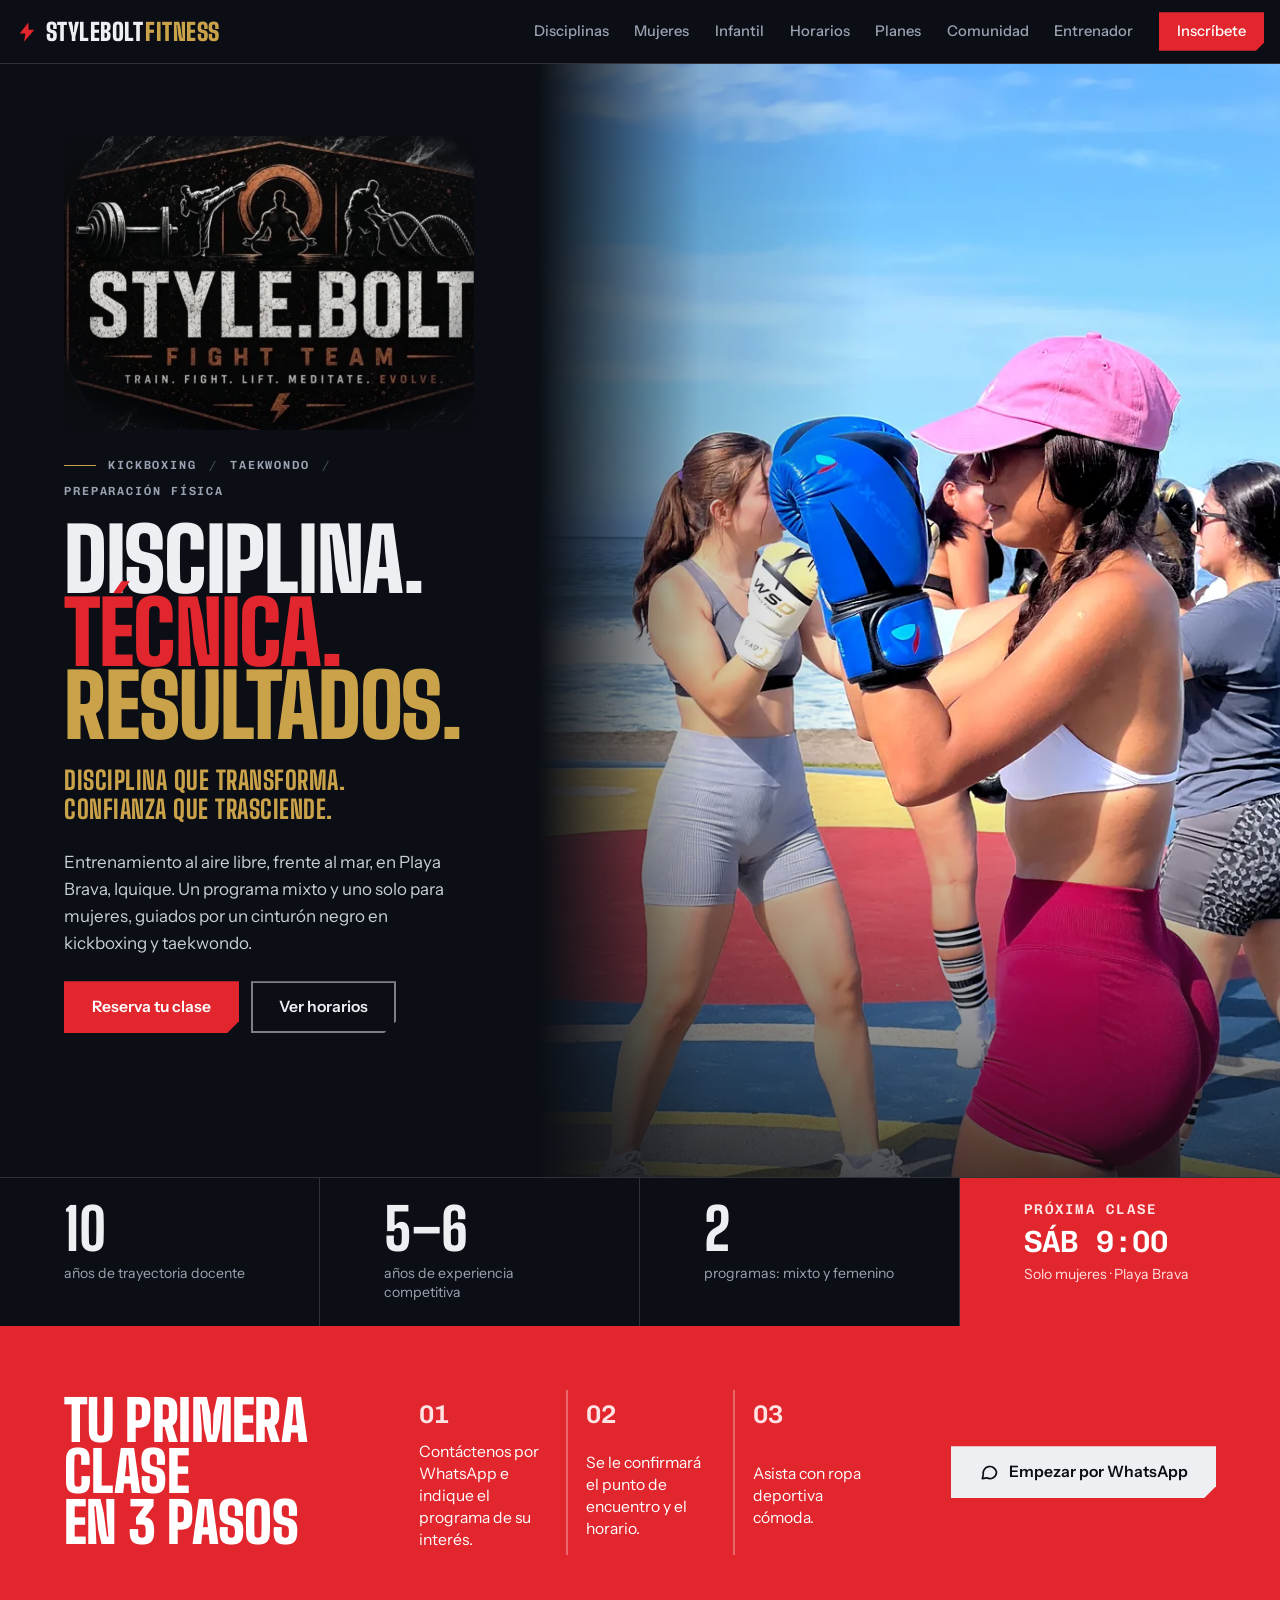
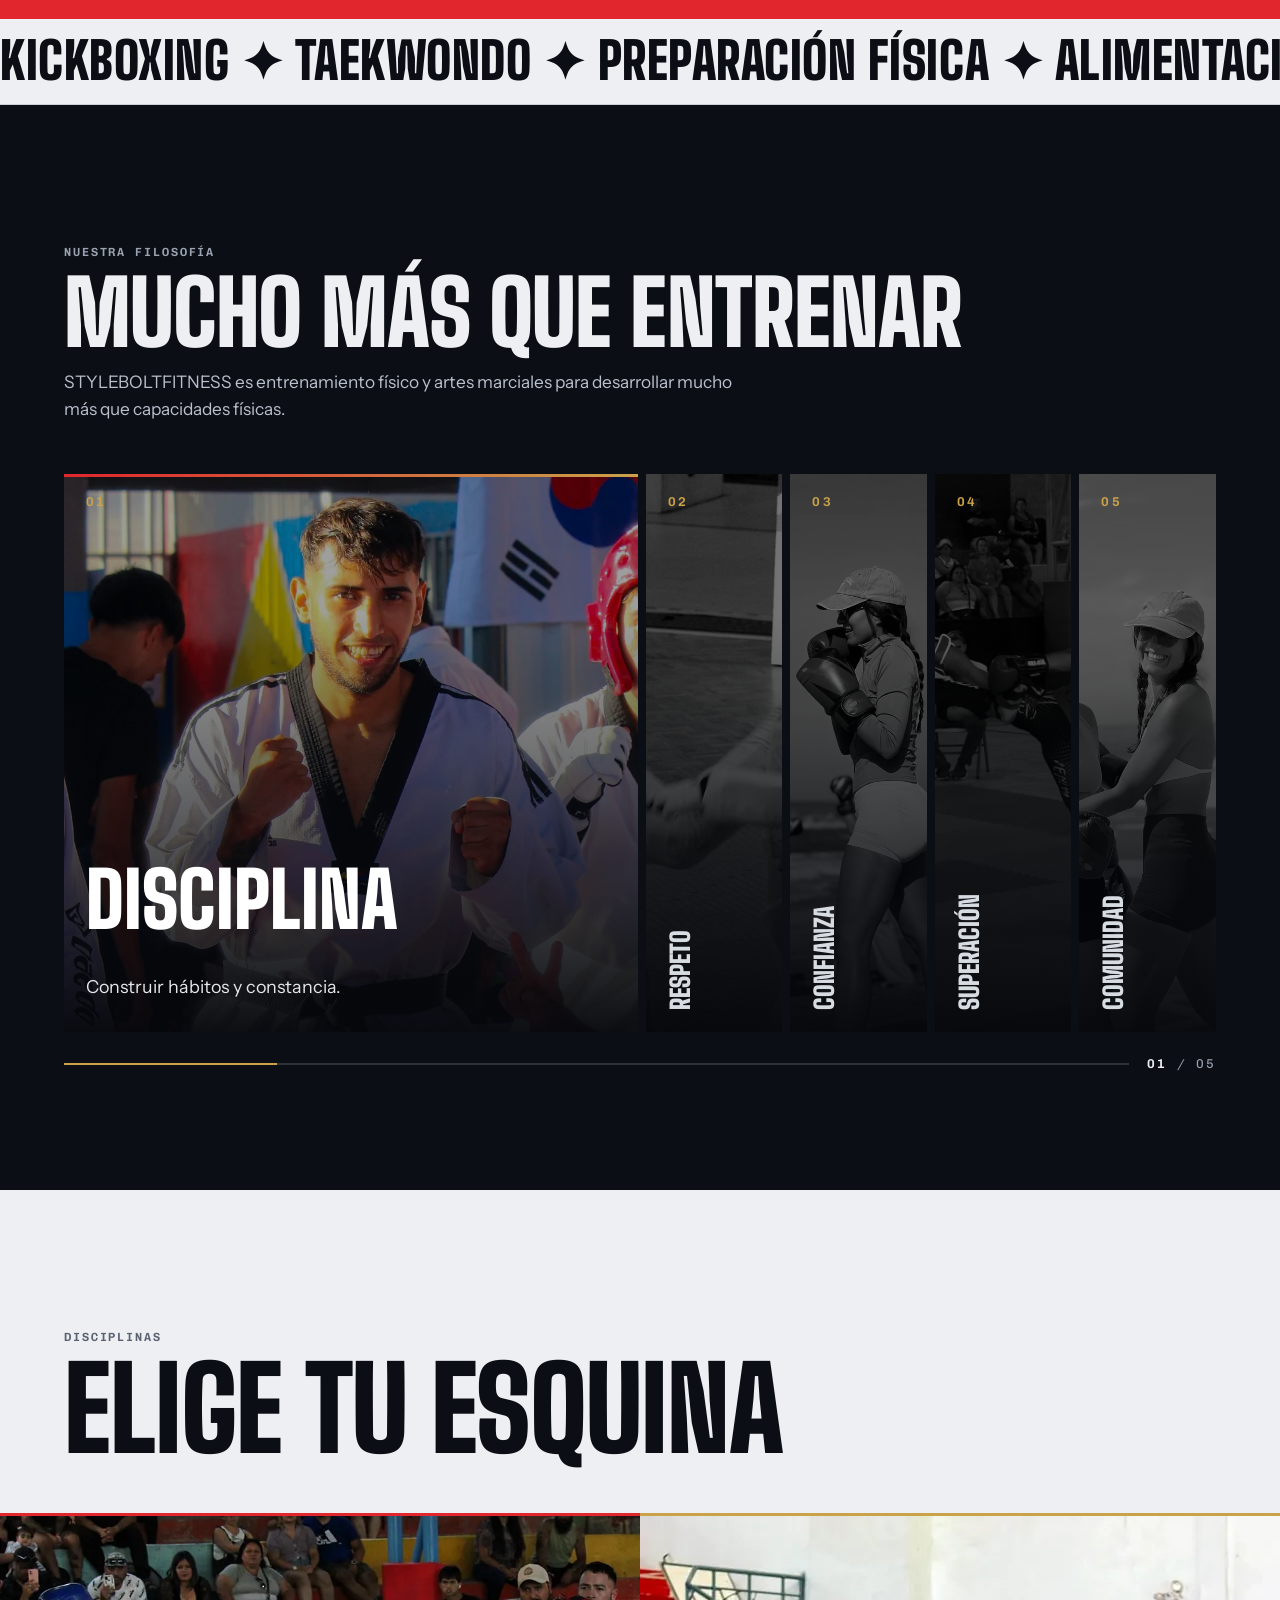
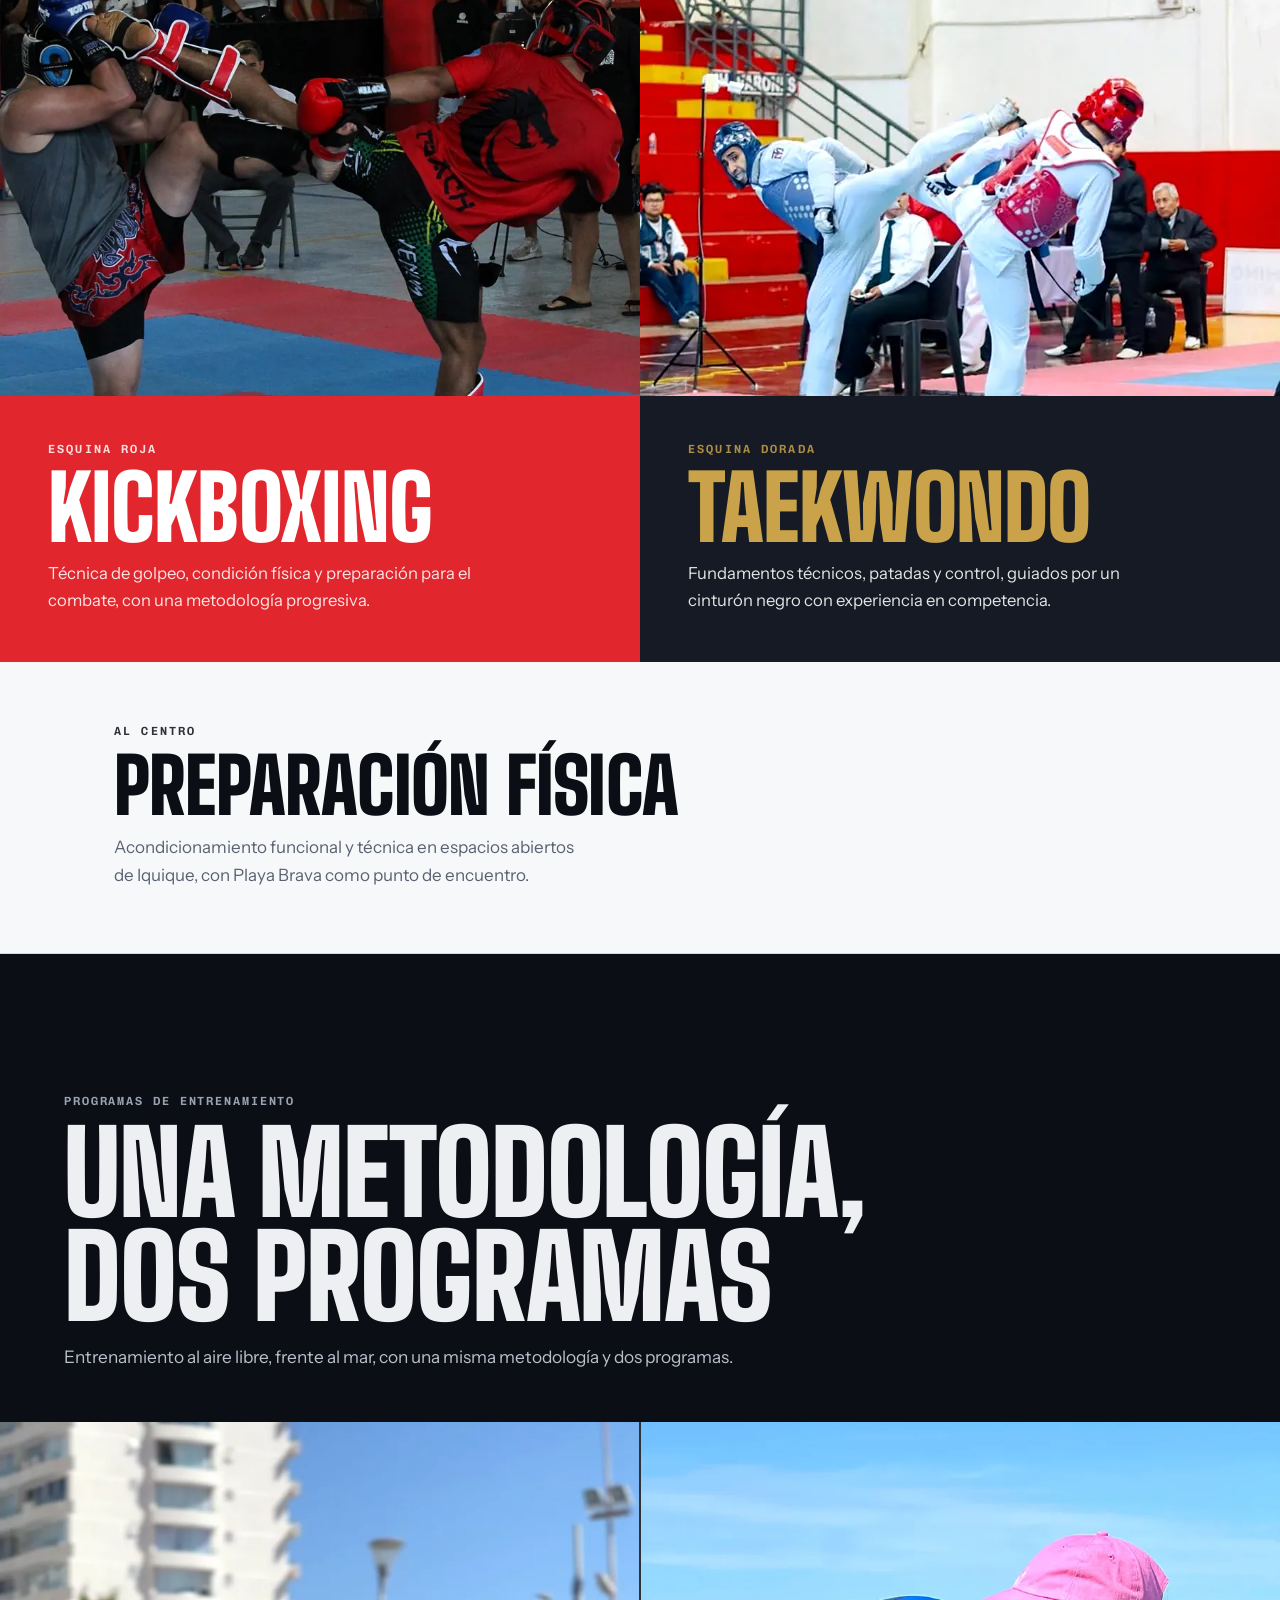
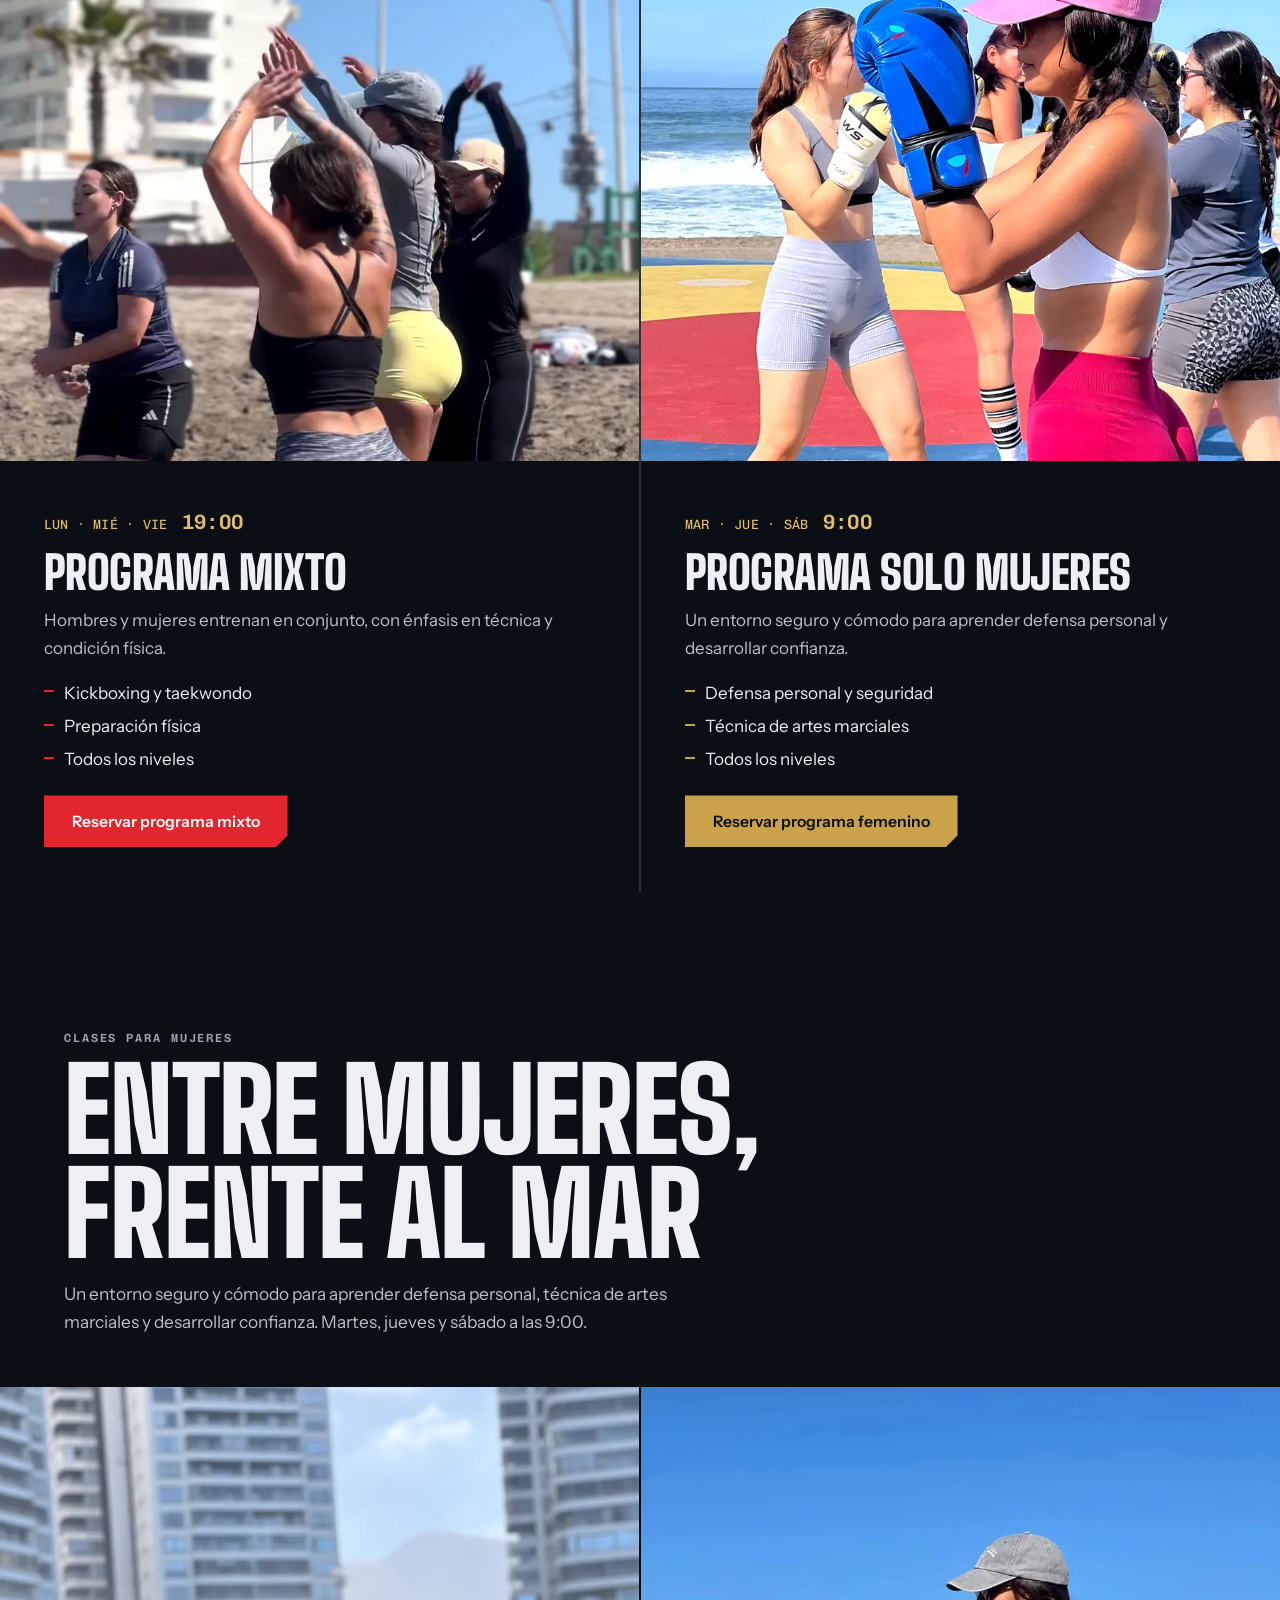
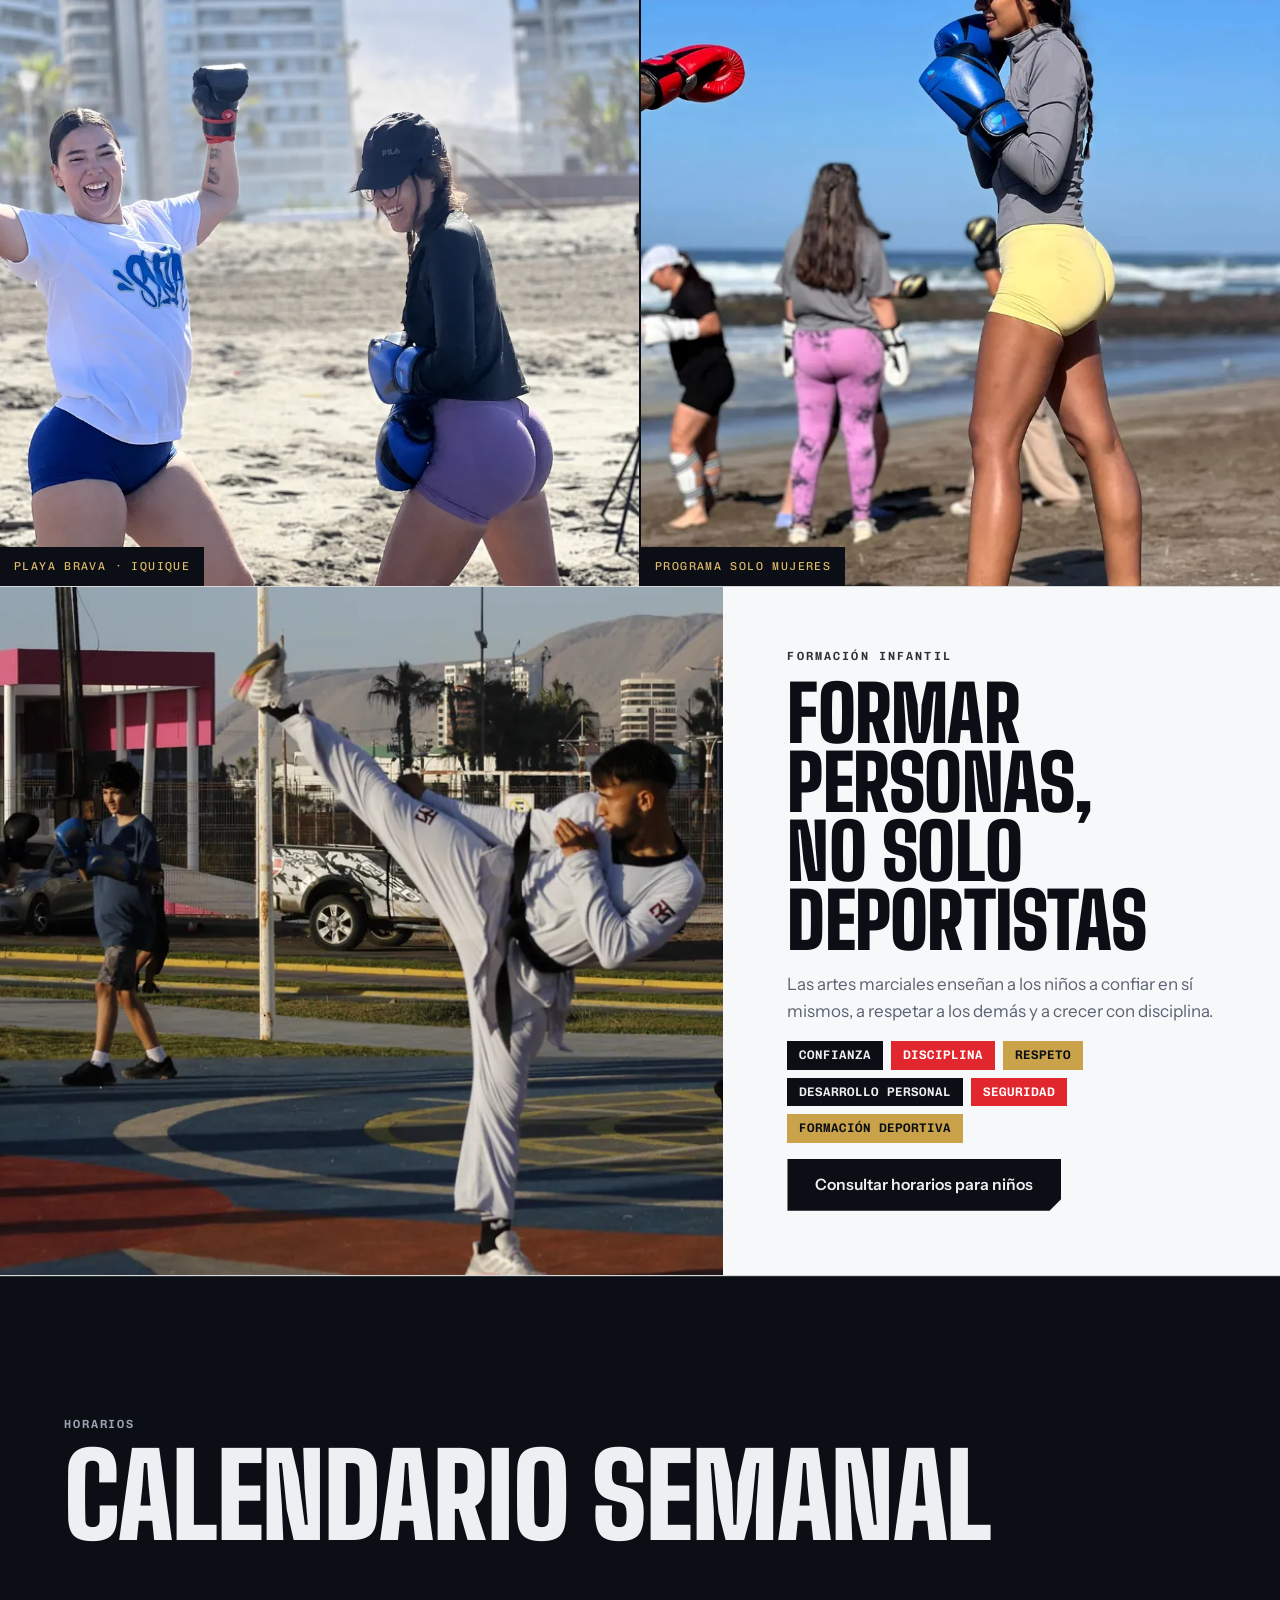
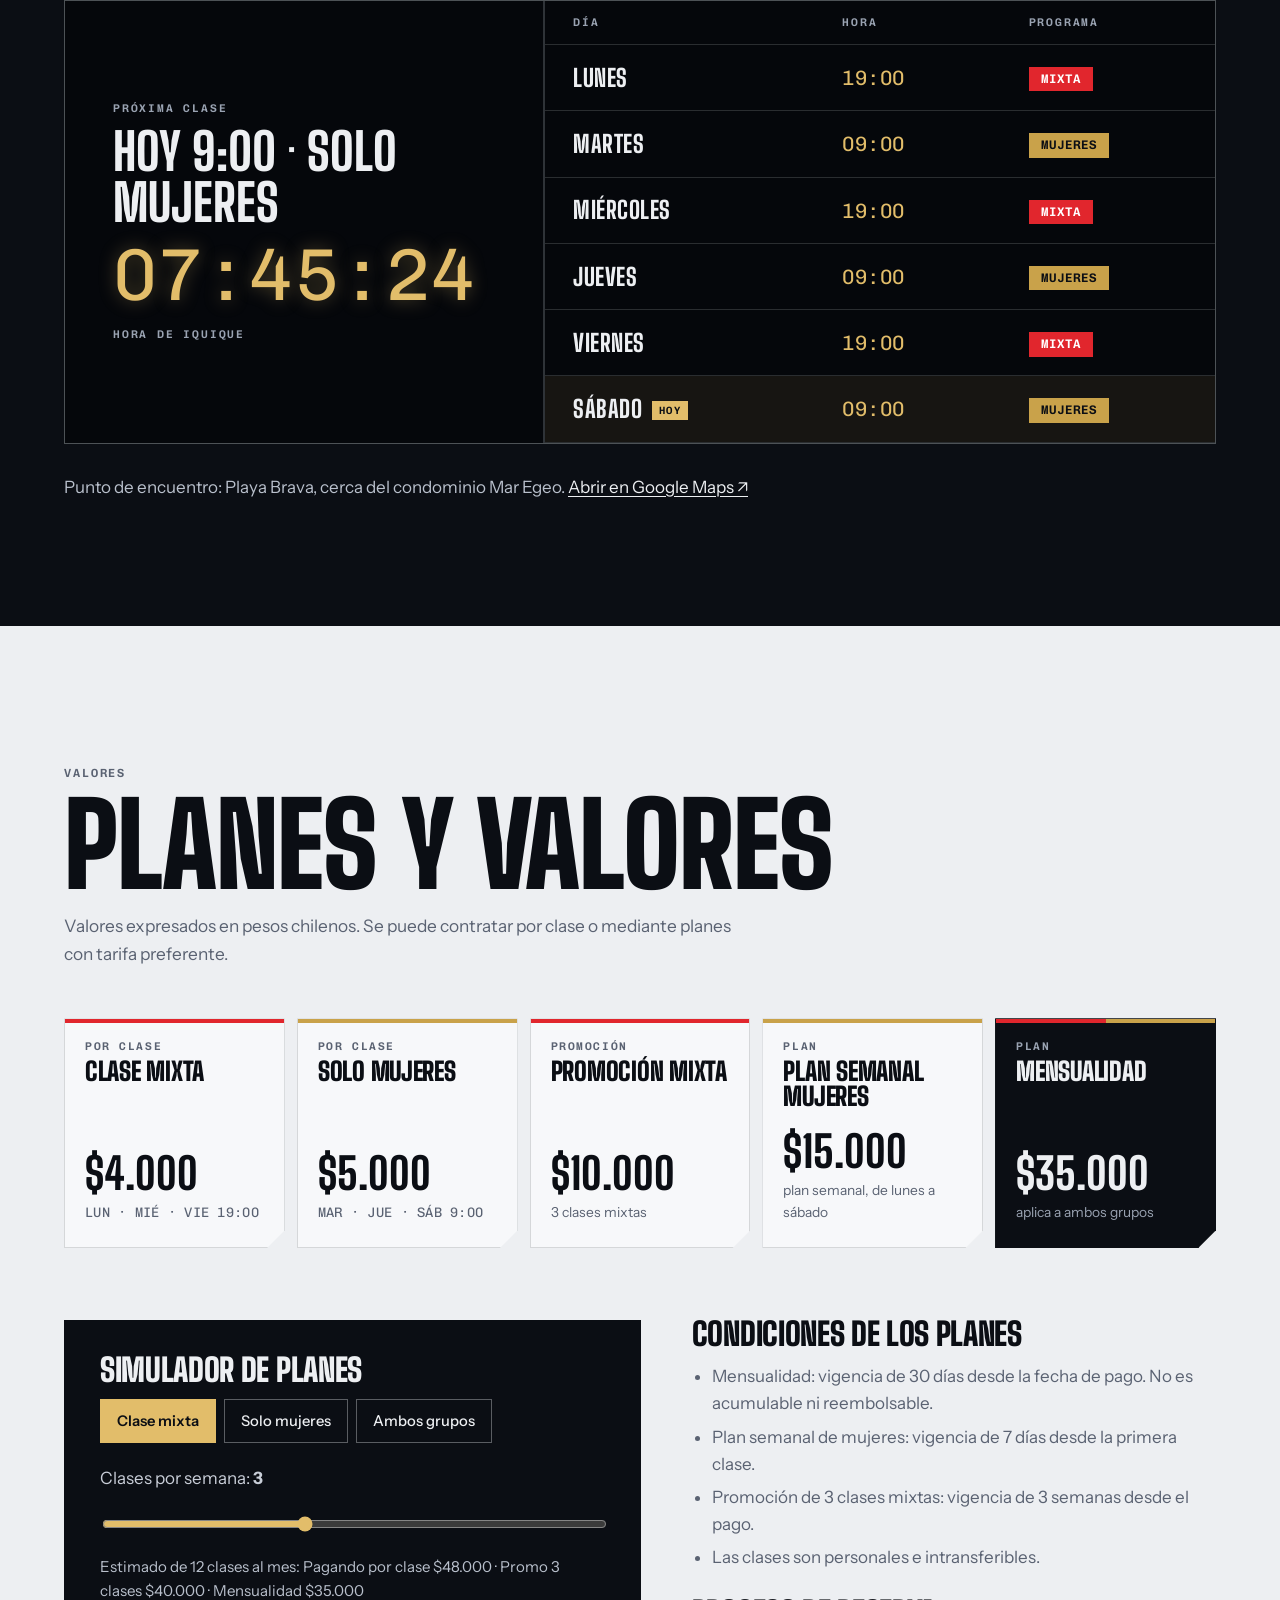
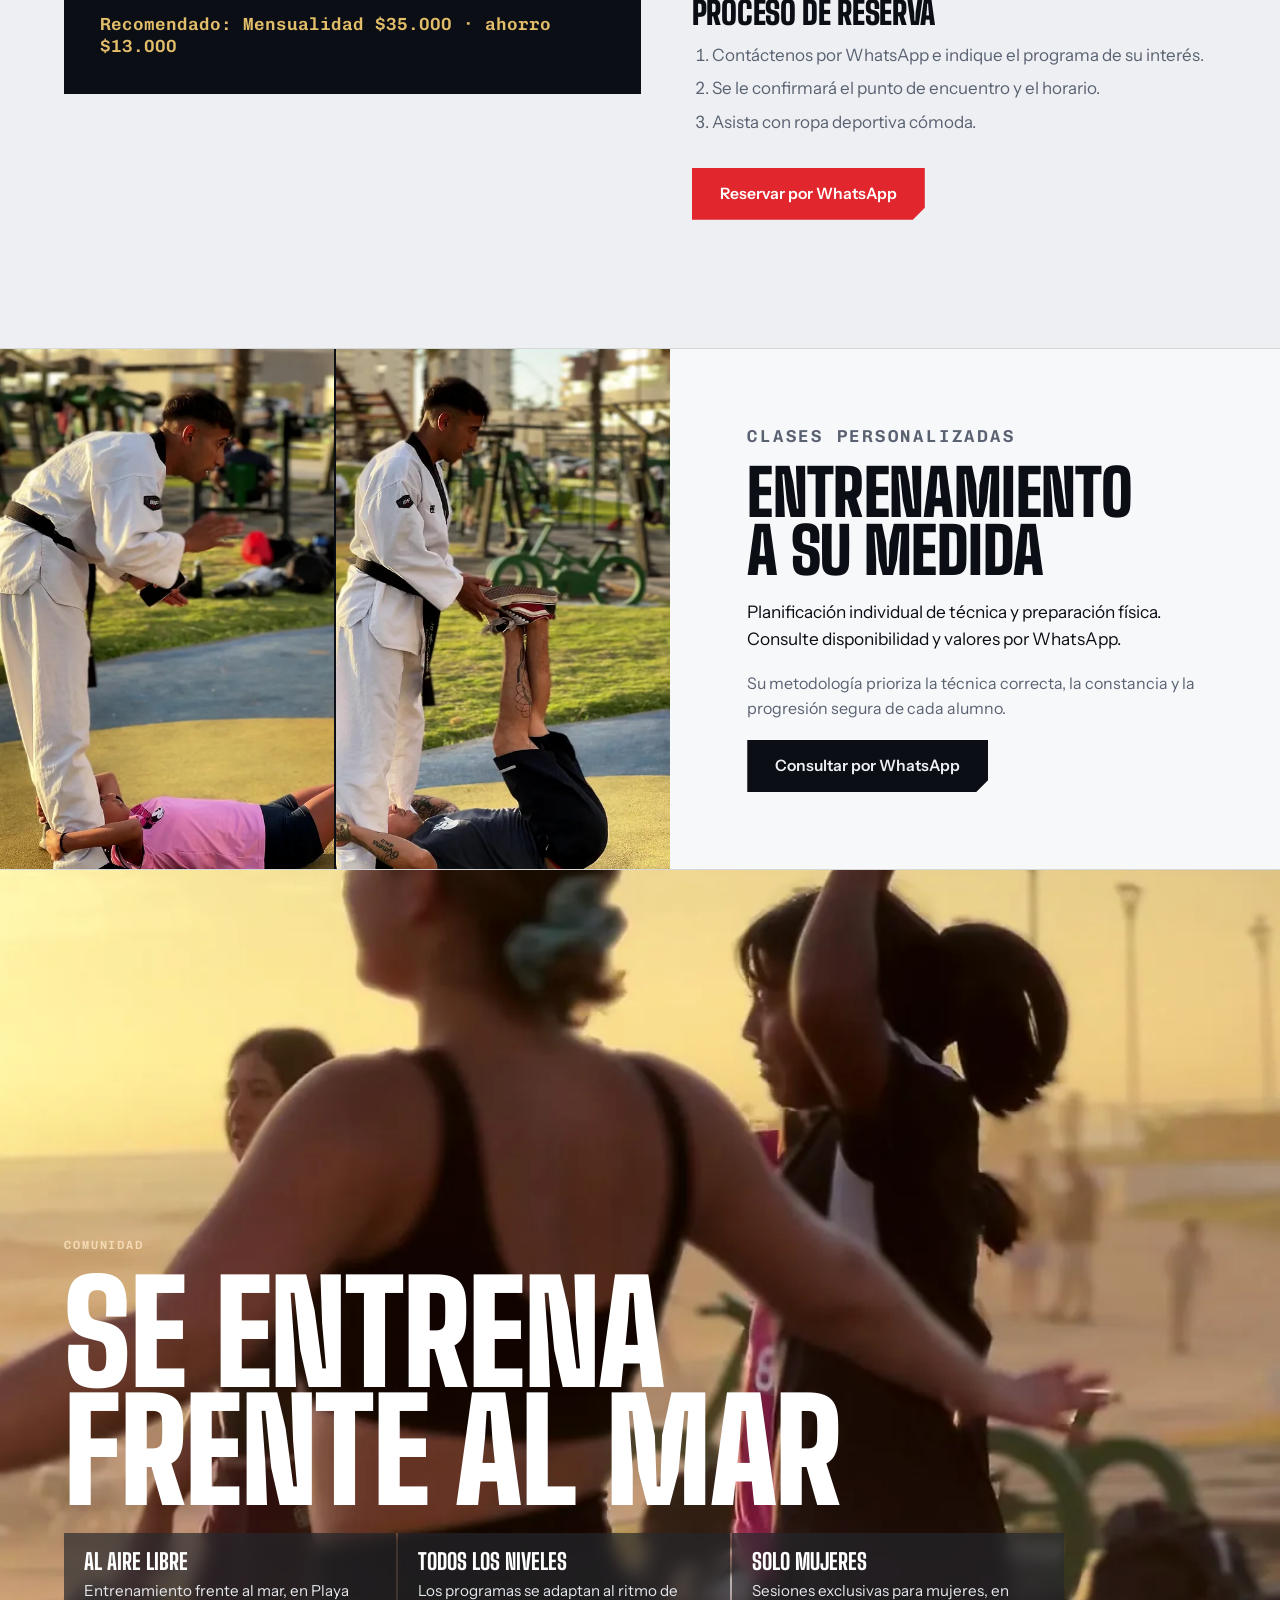
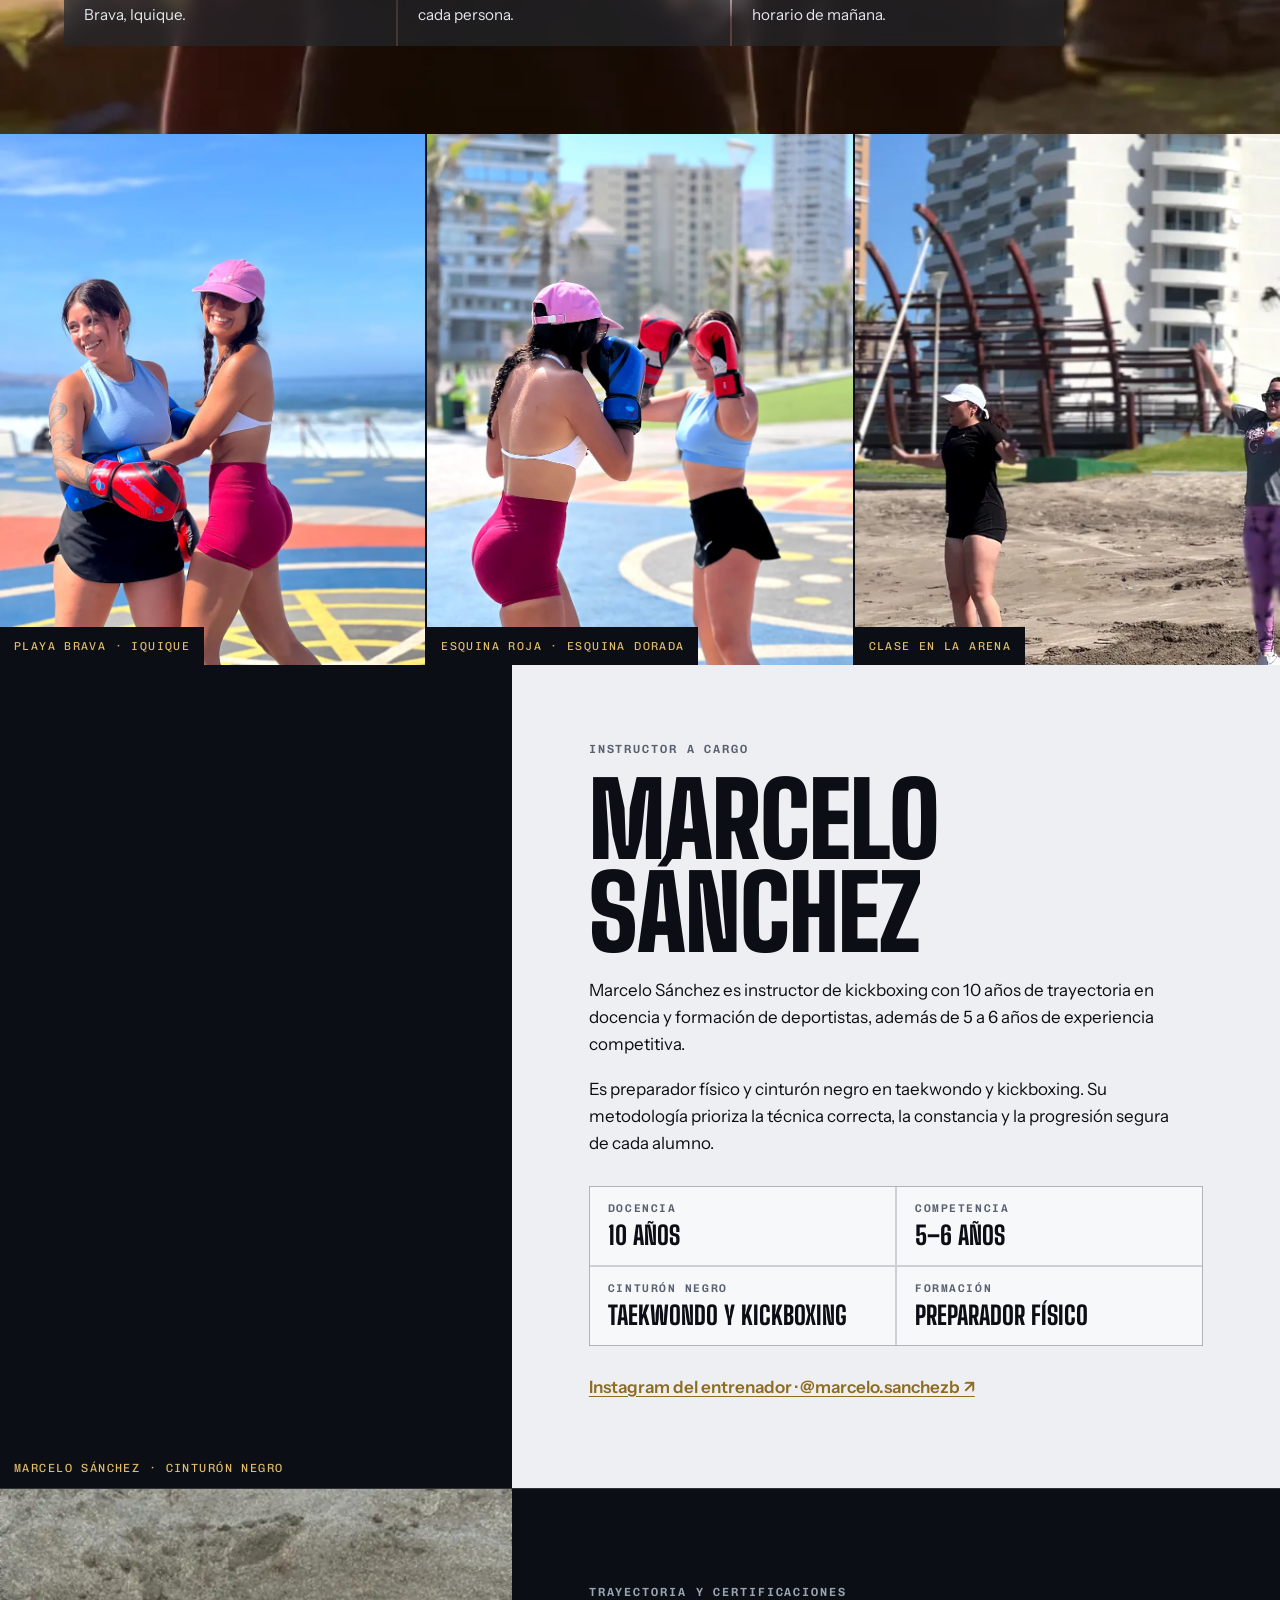
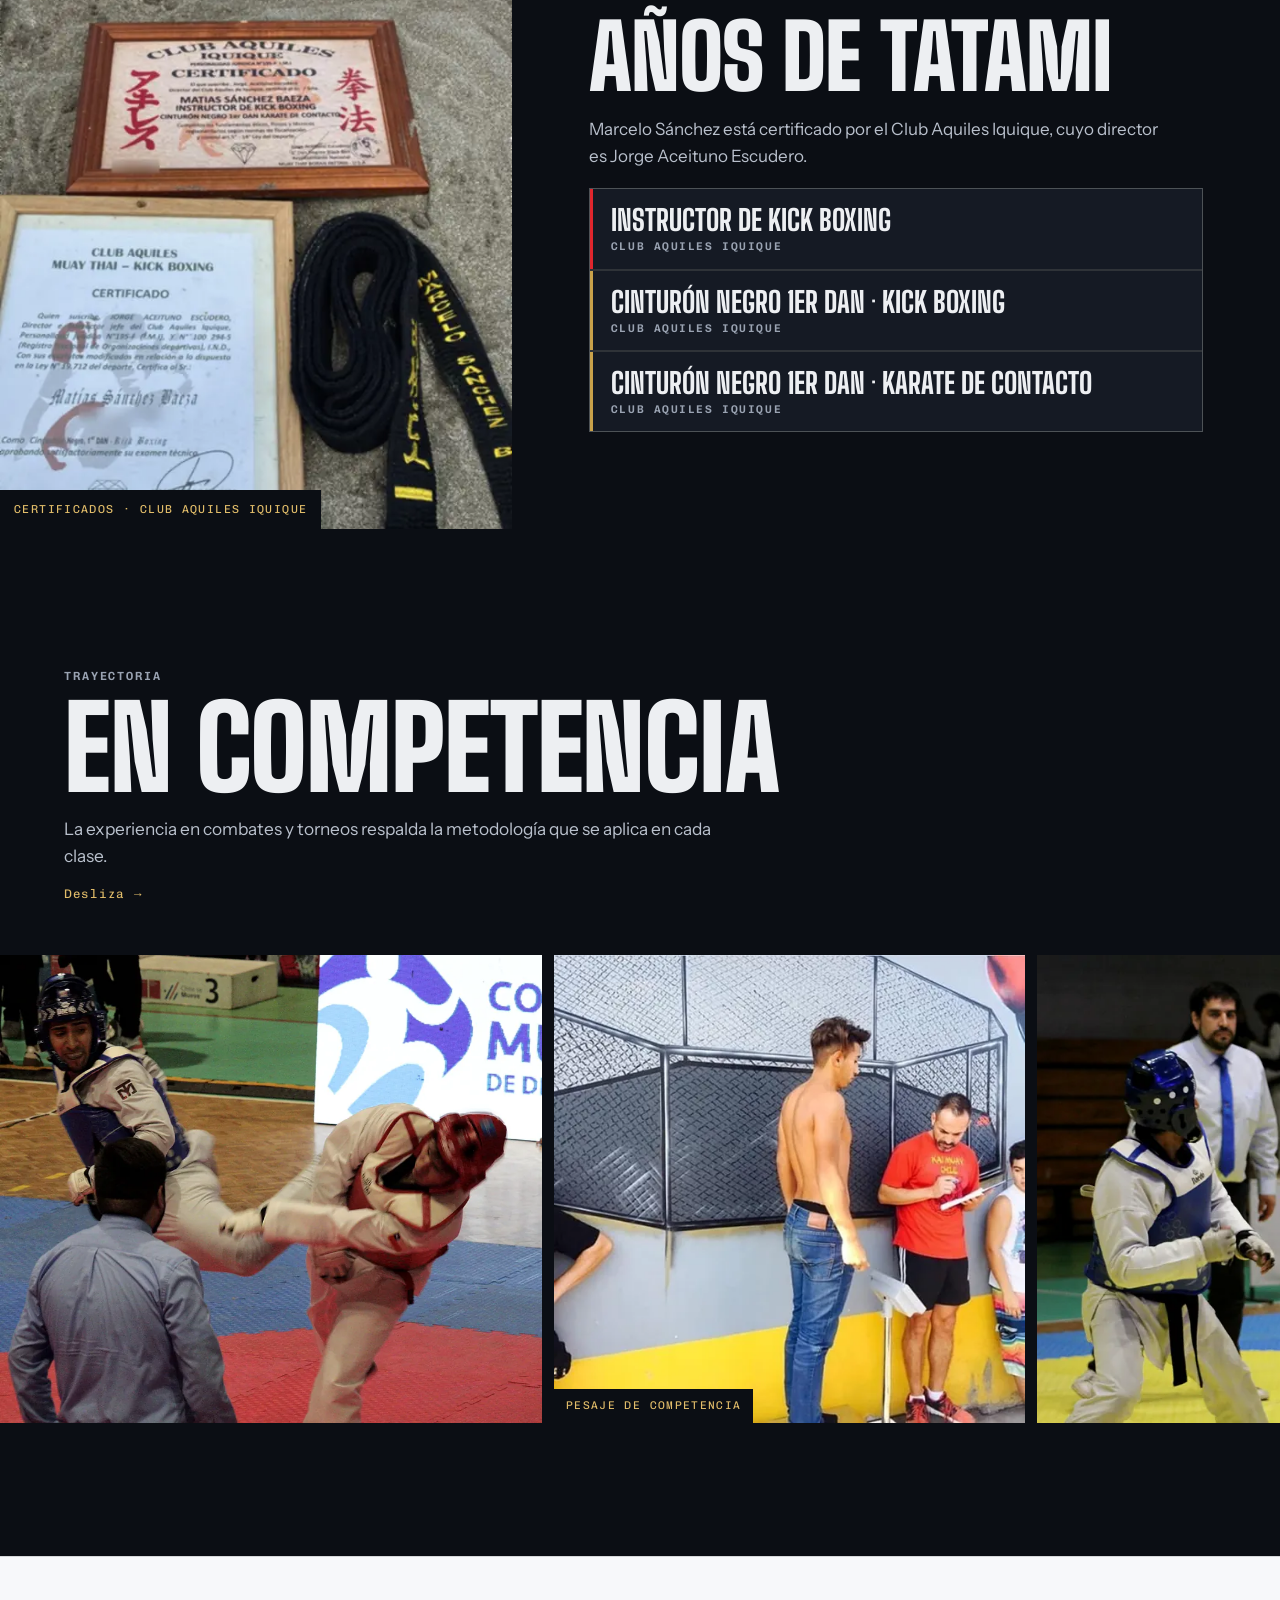
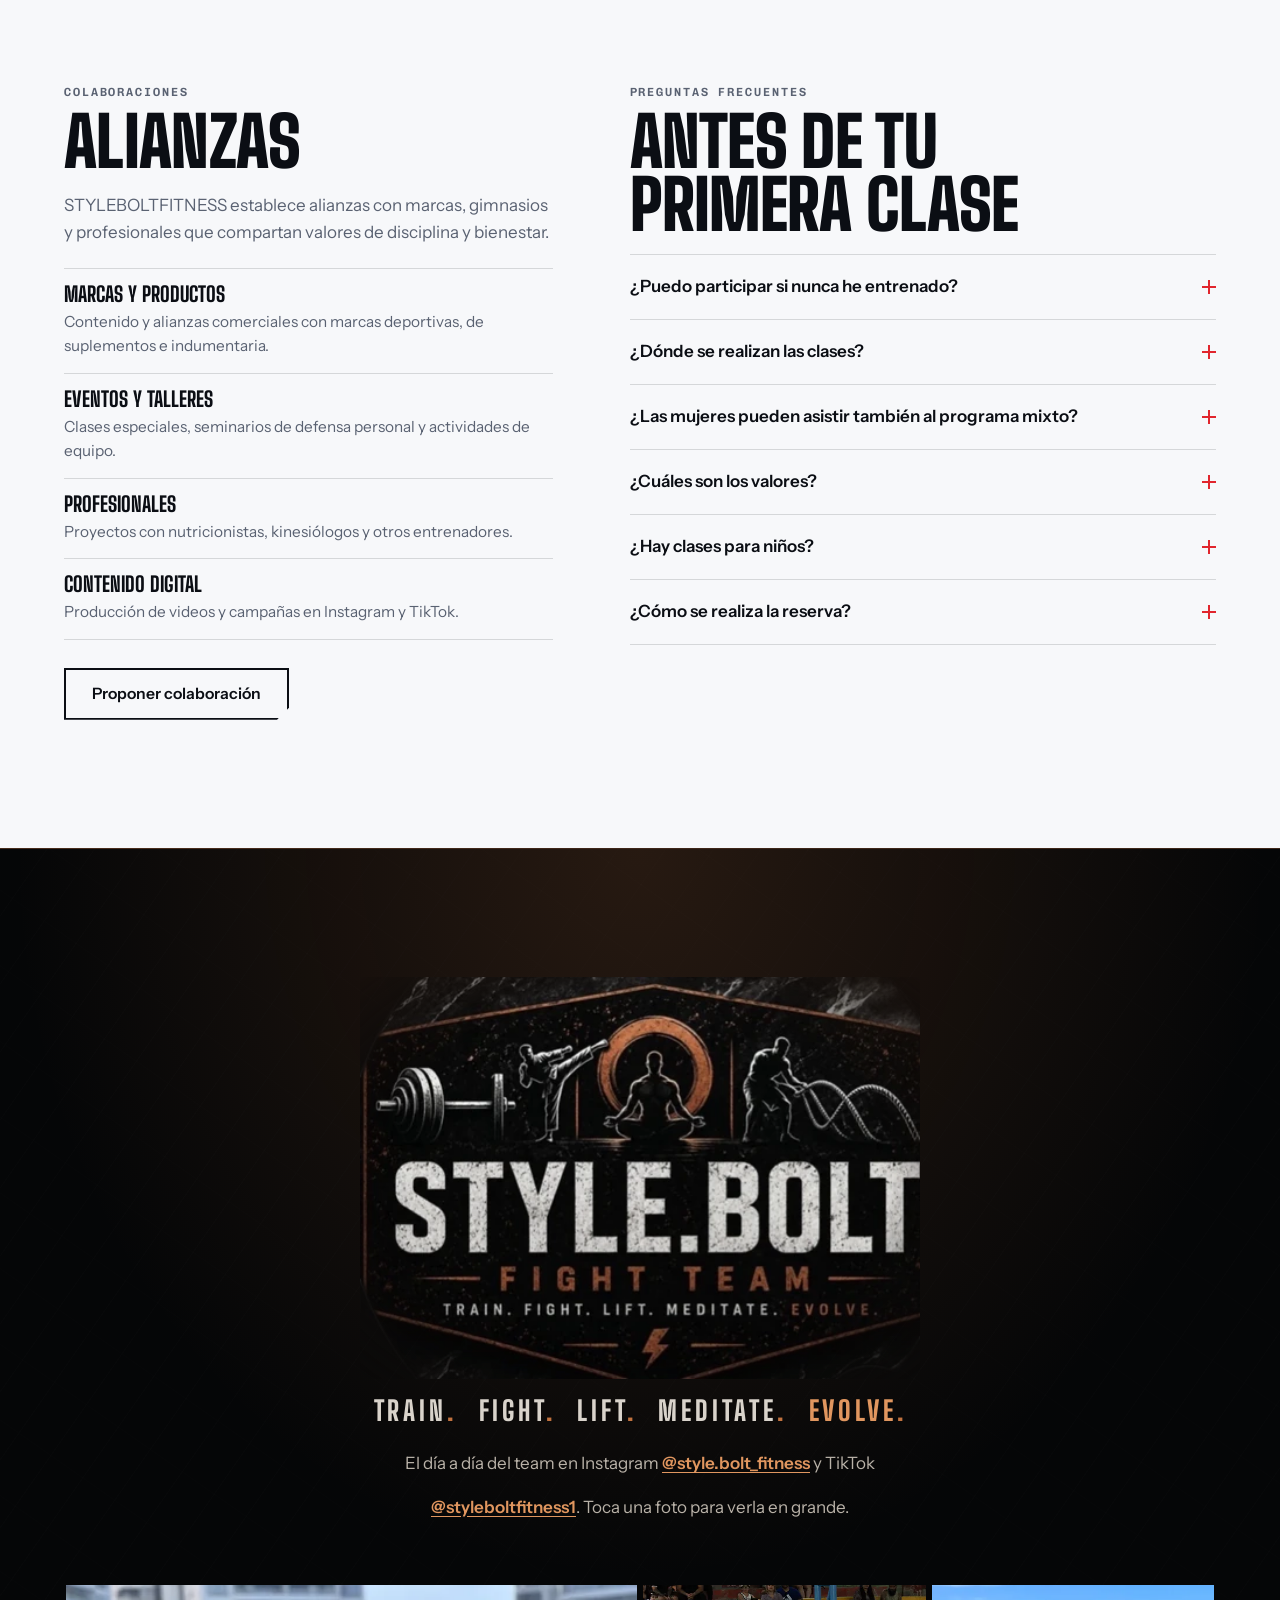
<file: index.html>
<!doctype html>
<html lang="es-CL">
<head>
<meta charset="utf-8">
<meta name="viewport" content="width=device-width, initial-scale=1, viewport-fit=cover">
<title>STYLEBOLTFITNESS · Kickboxing y taekwondo en Playa Brava, Iquique</title>
<meta name="description" content="STYLEBOLTFITNESS: kickboxing, taekwondo y preparación física al aire libre en Playa Brava, Iquique. Programa mixto, programa solo mujeres, formación infantil y clases personalizadas. Reserva por WhatsApp.">
<meta name="robots" content="index, follow">
<meta name="theme-color" content="#0B0E14">
<meta name="format-detection" content="telephone=no">
<link rel="canonical" href="https://styleboltfitness-alt.github.io/styleboltfitness-web/">
<meta property="og:url" content="https://styleboltfitness-alt.github.io/styleboltfitness-web/">
<meta property="og:type" content="website">
<meta property="og:locale" content="es_CL">
<meta property="og:site_name" content="STYLEBOLTFITNESS">
<meta property="og:title" content="STYLEBOLTFITNESS · Disciplina que transforma. Confianza que trasciende.">
<meta property="og:description" content="Kickboxing, taekwondo y preparación física al aire libre en Playa Brava, Iquique.">
<meta property="og:image" content="https://styleboltfitness-alt.github.io/styleboltfitness-web/assets/img/og-styleboltfitness.jpg">
<meta property="og:image:width" content="1200">
<meta property="og:image:height" content="630">
<meta property="og:image:alt" content="Emblema STYLE.BOLT Fight Team sobre una clase de alumnas frente al mar">
<meta name="twitter:card" content="summary_large_image">
<link rel="icon" href="assets/icons/favicon.svg" type="image/svg+xml">
<link rel="icon" href="assets/icons/favicon-32.png" sizes="32x32" type="image/png">
<link rel="apple-touch-icon" href="assets/icons/apple-touch-icon.png">
<link rel="manifest" href="site.webmanifest">
<link rel="preconnect" href="https://fonts.googleapis.com">
<link rel="preconnect" href="https://fonts.gstatic.com" crossorigin>
<link rel="preload" as="image" href="assets/img/programa-mujeres-v2-900.webp" imagesrcset="assets/img/programa-mujeres-v2-560.webp 560w, assets/img/programa-mujeres-v2-900.webp 900w, assets/img/programa-mujeres-v2-1200.webp 1200w" imagesizes="(max-width:820px) 100vw, 58vw" fetchpriority="high">
<link rel="stylesheet" href="https://fonts.googleapis.com/css2?family=Big+Shoulders+Display:wght@700;800;900&family=Instrument+Sans:wght@400;500;600&family=Chivo+Mono:wght@400;600&display=swap">
<link rel="stylesheet" href="assets/css/bolt.min.css">
<script type="application/ld+json">{"@context": "https://schema.org", "@type": "SportsActivityLocation", "name": "STYLEBOLTFITNESS", "alternateName": "STYLE.BOLT Fight Team", "slogan": "Disciplina que transforma. Confianza que trasciende.", "description": "STYLEBOLTFITNESS: kickboxing, taekwondo y preparación física al aire libre en Playa Brava, Iquique. Programa mixto, programa solo mujeres, formación infantil y clases personalizadas. Reserva por WhatsApp.", "telephone": "+56993999020", "address": {"@type": "PostalAddress", "streetAddress": "Playa Brava, cerca del condominio Mar Egeo", "addressLocality": "Iquique", "addressRegion": "Tarapacá", "addressCountry": "CL"}, "sameAs": ["https://www.instagram.com/style.bolt_fitness", "https://www.tiktok.com/@styleboltfitness1"], "image": "https://styleboltfitness-alt.github.io/styleboltfitness-web/assets/img/og-styleboltfitness.jpg", "url": "https://styleboltfitness-alt.github.io/styleboltfitness-web/"}</script>
</head>
<body>

<header class="top" id="top">
 <div class="top-in">
  <a class="mark" href="#inicio" aria-label="STYLEBOLTFITNESS, inicio">
   <svg viewBox="0 0 24 24" aria-hidden="true"><path d="M13.5 1.5 4 13.5h6.2L8.8 22.5 20 9.5h-6.3z"/></svg>
   <span>STYLEBOLT<i>FITNESS</i></span>
  </a>
  <nav class="menu" id="menu" aria-label="Principal">
   <a href="#esquinas">Disciplinas</a>
   <a href="#mujeres">Mujeres</a>
   <a href="#infantil">Infantil</a>
   <a href="#horarios">Horarios</a>
   <a href="#planes">Planes</a>
   <a href="#comunidad">Comunidad</a>
   <a href="#entrenador">Entrenador</a>
   <a class="menu-cta" data-wa="Hola, quiero inscribirme en STYLEBOLTFITNESS" href="https://wa.me/56993999020">Inscríbete</a>
  </nav>
  <button class="burger" type="button" aria-expanded="false" aria-controls="menu" aria-label="Abrir menú"><span></span><span></span></button>
 </div>
</header>

<main>

<!-- ===================== PORTADA ===================== -->
<section class="hero" id="inicio" aria-labelledby="hero-t">
 <figure class="hero-img">
  <img src="assets/img/programa-mujeres-v2-900.webp" srcset="assets/img/programa-mujeres-v2-560.webp 560w, assets/img/programa-mujeres-v2-900.webp 900w, assets/img/programa-mujeres-v2-1200.webp 1200w" sizes="(max-width:820px) 100vw, 58vw" width="1200" height="1600" fetchpriority="high" alt="Grupo de alumnas entrenando con guantes frente al mar en Playa Brava">
 </figure>
 <div class="hero-copy">
  <img class="hero-emblem" fetchpriority="high" src="assets/img/emblema-styleboltfightteam-696.webp" srcset="assets/img/emblema-styleboltfightteam-480.webp 480w, assets/img/emblema-styleboltfightteam-696.webp 696w" sizes="(max-width:820px) 80vw, 420px" width="696" height="500" alt="Emblema STYLE.BOLT Fight Team: Train. Fight. Lift. Meditate. Evolve.">
  <p class="eyebrow">Kickboxing <span class="sep">/</span> Taekwondo <span class="sep">/</span> Preparación física</p>
  <h1 id="hero-t"><span class="w">Disciplina.</span> <span class="w hong-t">Técnica.</span> <span class="w chung-t">Resultados.</span></h1>
  <p class="tagline">Disciplina que transforma. Confianza que trasciende.</p>
  <p class="lede">Entrenamiento al aire libre, frente al mar, en Playa Brava, Iquique. Un programa mixto y uno solo para mujeres, guiados por un cinturón negro en kickboxing y taekwondo.</p>
  <div class="ctas">
   <a class="btn hong-b" data-wa="Hola, quiero reservar mi primera clase en STYLEBOLTFITNESS" href="https://wa.me/56993999020">Reserva tu clase</a>
   <a class="btn ghost" href="#horarios">Ver horarios</a>
  </div>
 </div>
</section>

<!-- ===================== MARCADOR ===================== -->
<section class="board" aria-label="STYLEBOLTFITNESS en cifras">
 <div class="cell"><b class="num">10</b><span>años de trayectoria docente</span></div>
 <div class="cell"><b class="num">5–6</b><span>años de experiencia competitiva</span></div>
 <div class="cell"><b class="num">2</b><span>programas: mixto y femenino</span></div>
 <a class="cell next-cell" href="#horarios"><span class="lbl">Próxima clase</span><b class="num mono" id="next-short">—</b><span id="next-long">Ver calendario</span></a>
</section>

<!-- ===================== PRIMERA CLASE (v2) ===================== -->
<section class="start" aria-labelledby="start-t">
 <div class="start-in">
  <h2 id="start-t">Tu primera clase<br>en 3 pasos</h2>
  <ol class="start-steps">
   <li><b class="mono">01</b><span>Contáctenos por WhatsApp e indique el programa de su interés.</span></li>
   <li><b class="mono">02</b><span>Se le confirmará el punto de encuentro y el horario.</span></li>
   <li><b class="mono">03</b><span>Asista con ropa deportiva cómoda.</span></li>
  </ol>
  <a class="btn chalk-b" data-wa="Hola, quiero reservar mi primera clase en STYLEBOLTFITNESS" href="https://wa.me/56993999020"><svg viewBox="0 0 24 24" aria-hidden="true"><path d="M21 12a8 8 0 01-11.8 7L4 20l1.1-4.9A8 8 0 1121 12z"/></svg>Empezar por WhatsApp</a>
 </div>
</section>

<div class="ticker" aria-hidden="true"><div class="tk">Kickboxing ✦ Taekwondo ✦ Preparación física ✦ Alimentación ✦ Musculación ✦ Playa Brava ✦ </div></div>

<!-- ===================== FILOSOFÍA ===================== -->
<section class="philo" id="filosofia" aria-labelledby="phi-t">
 <header class="sec-head light">
  <p class="eyebrow">Nuestra filosofía</p>
  <h2 id="phi-t">Mucho más que entrenar</h2>
  <p class="sec-lede">STYLEBOLTFITNESS es entrenamiento físico y artes marciales para desarrollar mucho más que capacidades físicas.</p>
 </header>
 <div class="pil" id="pil" aria-label="Los cinco pilares">
  <button type="button" class="pil-card on" aria-expanded="true" style="--pos:50% 20%"><img src="assets/img/entrenador-v2-560.webp" srcset="assets/img/entrenador-v2-560.webp 560w, assets/img/entrenador-v2-900.webp 900w" sizes="(max-width:820px) 84vw, 50vw" loading="lazy" decoding="async" alt=""><span class="pil-n">01</span><span class="pil-t">Disciplina</span><span class="pil-d">Construir hábitos y constancia.</span></button>
  <button type="button" class="pil-card" aria-expanded="false" style="--pos:50% 40%"><img src="assets/img/competencia-1-v2-560.webp" srcset="assets/img/competencia-1-v2-560.webp 560w, assets/img/competencia-1-v2-900.webp 900w" sizes="(max-width:820px) 84vw, 50vw" loading="lazy" decoding="async" alt=""><span class="pil-n">02</span><span class="pil-t">Respeto</span><span class="pil-d">Hacia uno mismo, los compañeros y el aprendizaje.</span></button>
  <button type="button" class="pil-card" aria-expanded="false" style="--pos:60% 30%"><img src="assets/img/mujeres-guardia-560.webp" srcset="assets/img/mujeres-guardia-560.webp 560w, assets/img/mujeres-guardia-900.webp 900w" sizes="(max-width:820px) 84vw, 50vw" loading="lazy" decoding="async" alt=""><span class="pil-n">03</span><span class="pil-t">Confianza</span><span class="pil-d">Desarrollar seguridad personal y autoestima.</span></button>
  <button type="button" class="pil-card" aria-expanded="false" style="--pos:50% 30%"><img src="assets/img/esquina-roja-kb-v2-560.webp" srcset="assets/img/esquina-roja-kb-v2-560.webp 560w, assets/img/esquina-roja-kb-v2-900.webp 900w" sizes="(max-width:820px) 84vw, 50vw" loading="lazy" decoding="async" alt=""><span class="pil-n">04</span><span class="pil-t">Superación</span><span class="pil-d">Avanzar física y mentalmente.</span></button>
  <button type="button" class="pil-card" aria-expanded="false" style="--pos:50% 30%"><img src="assets/img/comunidad-sonrisas-v2-560.webp" srcset="assets/img/comunidad-sonrisas-v2-560.webp 560w, assets/img/comunidad-sonrisas-v2-900.webp 900w" sizes="(max-width:820px) 84vw, 50vw" loading="lazy" decoding="async" alt=""><span class="pil-n">05</span><span class="pil-t">Comunidad</span><span class="pil-d">Crear un espacio donde las personas crezcan juntas.</span></button>
 </div>
 <div class="pil-nav" aria-hidden="true"><span class="pil-bar"><i id="pil-bar"></i></span><span class="pil-count mono"><b id="pil-i">01</b> / 05</span><span class="pil-hint mono">Desliza →</span></div>
</section>

<!-- ===================== ESQUINAS ===================== -->
<section class="corners" id="esquinas" aria-labelledby="esq-t">
 <header class="sec-head">
  <p class="eyebrow">Disciplinas</p>
  <h2 id="esq-t">Elige tu esquina</h2>
 </header>
 <div class="duel">
  <article class="side hong-side">
   <figure><img src="assets/img/esquina-roja-kb-v2-900.webp" srcset="assets/img/esquina-roja-kb-v2-560.webp 560w, assets/img/esquina-roja-kb-v2-900.webp 900w, assets/img/esquina-roja-kb-v2-1300.webp 1300w" sizes="(max-width:820px) 100vw, 50vw" width="1300" height="1950" loading="lazy" decoding="async" alt="Patada alta en un combate de kickboxing en competencia, competidor con camiseta roja y canilleras rojas"></figure>
   <div class="side-copy">
    <p class="corner-tag">Esquina roja</p>
    <h3>Kickboxing</h3>
    <p>Técnica de golpeo, condición física y preparación para el combate, con una metodología progresiva.</p>
   </div>
  </article>
  <article class="side chung-side">
   <figure><img src="assets/img/taekwondo-v2-1000.webp" srcset="assets/img/taekwondo-v2-640.webp 640w, assets/img/taekwondo-v2-1000.webp 1000w, assets/img/taekwondo-v2-1212.webp 1212w" sizes="(max-width:820px) 100vw, 50vw" width="1212" height="1212" loading="lazy" decoding="async" alt="Patada alta en un combate de taekwondo en competencia"></figure>
   <div class="side-copy">
    <p class="corner-tag">Esquina dorada</p>
    <h3>Taekwondo</h3>
    <p>Fundamentos técnicos, patadas y control, guiados por un cinturón negro con experiencia en competencia.</p>
   </div>
  </article>
 </div>
 <article class="center-band solo">
  <div class="cb-copy">
   <p class="corner-tag ink-tag">Al centro</p>
   <h3>Preparación física</h3>
   <p>Acondicionamiento funcional y técnica en espacios abiertos de Iquique, con Playa Brava como punto de encuentro.</p>
  </div>
 </article>
</section>

<!-- ===================== PROGRAMAS ===================== -->
<section class="programs" id="programas" aria-labelledby="prog-t">
 <header class="sec-head light">
  <p class="eyebrow">Programas de entrenamiento</p>
  <h2 id="prog-t">Una metodología, dos programas</h2>
  <p class="sec-lede">Entrenamiento al aire libre, frente al mar, con una misma metodología y dos programas.</p>
 </header>
 <div class="prog-grid">
  <article class="prog">
   <figure><img src="assets/img/programa-mixto-v2-900.webp" srcset="assets/img/programa-mixto-v2-540.webp 540w, assets/img/programa-mixto-v2-900.webp 900w, assets/img/programa-mixto-v2-1080.webp 1080w" sizes="(max-width:820px) 100vw, 50vw" width="1080" height="1920" loading="lazy" decoding="async" alt="Clase grupal al aire libre en la arena, frente a los edificios de Playa Brava"></figure>
   <div class="prog-copy">
    <p class="when mono">LUN · MIÉ · VIE <b>19:00</b></p>
    <h3>Programa mixto</h3>
    <p>Hombres y mujeres entrenan en conjunto, con énfasis en técnica y condición física.</p>
    <ul><li>Kickboxing y taekwondo</li><li>Preparación física</li><li>Todos los niveles</li></ul>
    <a class="btn hong-b" data-wa="Hola, quiero reservar en el programa mixto de STYLEBOLTFITNESS" href="https://wa.me/56993999020">Reservar programa mixto</a>
   </div>
  </article>
  <article class="prog">
   <figure><img src="assets/img/programa-mujeres-v2-900.webp" srcset="assets/img/programa-mujeres-v2-560.webp 560w, assets/img/programa-mujeres-v2-900.webp 900w, assets/img/programa-mujeres-v2-1200.webp 1200w" sizes="(max-width:820px) 100vw, 50vw" width="1200" height="1600" loading="lazy" decoding="async" alt="Alumnas en guardia con guantes durante una clase frente al mar"></figure>
   <div class="prog-copy">
    <p class="when mono">MAR · JUE · SÁB <b>9:00</b></p>
    <h3>Programa solo mujeres</h3>
    <p>Un entorno seguro y cómodo para aprender defensa personal y desarrollar confianza.</p>
    <ul><li>Defensa personal y seguridad</li><li>Técnica de artes marciales</li><li>Todos los niveles</li></ul>
    <a class="btn chung-b" data-wa="Hola, quiero reservar en el programa solo mujeres de STYLEBOLTFITNESS" href="https://wa.me/56993999020">Reservar programa femenino</a>
   </div>
  </article>
 </div>
</section>

<!-- ===================== CLASES PARA MUJERES ===================== -->
<section class="women" id="mujeres" aria-labelledby="muj-t">
 <header class="sec-head light">
  <p class="eyebrow">Clases para mujeres</p>
  <h2 id="muj-t">Entre mujeres, frente al mar</h2>
  <p class="sec-lede">Un entorno seguro y cómodo para aprender defensa personal, técnica de artes marciales y desarrollar confianza. Martes, jueves y sábado a las 9:00.</p>
 </header>
 <div class="women-duo">
  <figure><img src="assets/img/mujeres-celebracion-900.webp" srcset="assets/img/mujeres-celebracion-560.webp 560w, assets/img/mujeres-celebracion-900.webp 900w, assets/img/mujeres-celebracion-1200.webp 1200w" sizes="(max-width:640px) 100vw, 50vw" width="1200" height="1600" loading="lazy" decoding="async" alt="Dos alumnas riendo y celebrando con guantes de boxeo en la arena de Playa Brava"><figcaption class="mono">PLAYA BRAVA · IQUIQUE</figcaption></figure>
  <figure><img src="assets/img/mujeres-guardia-900.webp" srcset="assets/img/mujeres-guardia-560.webp 560w, assets/img/mujeres-guardia-900.webp 900w, assets/img/mujeres-guardia-1200.webp 1200w" sizes="(max-width:640px) 100vw, 50vw" width="1200" height="1600" loading="lazy" decoding="async" alt="Alumna en guardia con guantes azules durante una clase en la playa"><figcaption class="mono">PROGRAMA SOLO MUJERES</figcaption></figure>
 </div>
</section>

<!-- ===================== FORMACIÓN INFANTIL ===================== -->
<section class="kids-band" id="infantil" aria-labelledby="kid-t">
 <figure><img src="assets/img/infantil-parque-1000.webp" srcset="assets/img/infantil-parque-640.webp 640w, assets/img/infantil-parque-1000.webp 1000w, assets/img/infantil-parque-1600.webp 1600w" sizes="(max-width:820px) 100vw, 56vw" width="1600" height="1066" loading="lazy" decoding="async" alt="Niños practicando con guantes en un parque de Iquique mientras un taekwondista con cinturón negro lanza una patada alta"></figure>
 <div class="kids-copy">
  <p class="corner-tag ink-tag">Formación infantil</p>
  <h2 id="kid-t">Formar personas, no solo deportistas</h2>
  <p>Las artes marciales enseñan a los niños a confiar en sí mismos, a respetar a los demás y a crecer con disciplina.</p>
  <ul class="kids-values"><li>Confianza</li><li>Disciplina</li><li>Respeto</li><li>Desarrollo personal</li><li>Seguridad</li><li>Formación deportiva</li></ul>
  <a class="btn ink-b" data-wa="Hola, quiero información sobre la formación infantil de STYLEBOLTFITNESS (horarios y valores)" href="https://wa.me/56993999020">Consultar horarios para niños</a>
 </div>
</section>

<!-- ===================== HORARIOS (MARCADOR) ===================== -->
<section class="schedule" id="horarios" aria-labelledby="hor-t">
 <header class="sec-head light">
  <p class="eyebrow">Horarios</p>
  <h2 id="hor-t">Calendario semanal</h2>
 </header>
 <div class="scoreboard">
  <div class="sb-clock">
   <p class="lbl">Próxima clase</p>
   <p class="sb-next" id="sb-next">—</p>
   <p class="sb-count mono" id="sb-count" aria-live="off">--:--:--</p>
   <p class="lbl small">Hora de Iquique</p>
  </div>
  <table class="sb-table">
   <caption class="sr">Horario semanal de clases</caption>
   <thead><tr><th scope="col">Día</th><th scope="col">Hora</th><th scope="col">Programa</th></tr></thead>
   <tbody>
    <tr data-d="1"><th scope="row">Lunes</th><td class="mono">19:00</td><td><span class="chip hong-c">Mixta</span></td></tr>
    <tr data-d="2"><th scope="row">Martes</th><td class="mono">09:00</td><td><span class="chip chung-c">Mujeres</span></td></tr>
    <tr data-d="3"><th scope="row">Miércoles</th><td class="mono">19:00</td><td><span class="chip hong-c">Mixta</span></td></tr>
    <tr data-d="4"><th scope="row">Jueves</th><td class="mono">09:00</td><td><span class="chip chung-c">Mujeres</span></td></tr>
    <tr data-d="5"><th scope="row">Viernes</th><td class="mono">19:00</td><td><span class="chip hong-c">Mixta</span></td></tr>
    <tr data-d="6"><th scope="row">Sábado</th><td class="mono">09:00</td><td><span class="chip chung-c">Mujeres</span></td></tr>
   </tbody>
  </table>
 </div>
 <p class="sb-note">Punto de encuentro: Playa Brava, cerca del condominio Mar Egeo. <a href="https://www.google.com/maps/search/?api=1&amp;query=Playa+Brava+Iquique+Condominio+Mar+Egeo" target="_blank" rel="noopener noreferrer">Abrir en Google Maps ↗</a></p>
</section>

<!-- ===================== PLANES ===================== -->
<section class="plans" id="planes" aria-labelledby="pla-t">
 <header class="sec-head">
  <p class="eyebrow">Valores</p>
  <h2 id="pla-t">Planes y valores</h2>
  <p class="sec-lede">Valores expresados en pesos chilenos. Se puede contratar por clase o mediante planes con tarifa preferente.</p>
 </header>
 <div class="tickets">
  <article class="ticket"><p class="t-kind">Por clase</p><h3>Clase mixta</h3><p class="t-amt">$4.000</p><p class="t-sub mono">LUN · MIÉ · VIE 19:00</p></article>
  <article class="ticket"><p class="t-kind">Por clase</p><h3>Solo mujeres</h3><p class="t-amt">$5.000</p><p class="t-sub mono">MAR · JUE · SÁB 9:00</p></article>
  <article class="ticket"><p class="t-kind">Promoción</p><h3>Promoción mixta</h3><p class="t-amt">$10.000</p><p class="t-sub">3 clases mixtas</p></article>
  <article class="ticket"><p class="t-kind">Plan</p><h3>Plan semanal mujeres</h3><p class="t-amt">$15.000</p><p class="t-sub">plan semanal, de lunes a sábado</p></article>
  <article class="ticket star"><p class="t-kind">Plan</p><h3>Mensualidad</h3><p class="t-amt">$35.000</p><p class="t-sub">aplica a ambos grupos</p></article>
 </div>

 <div class="plan-tools">
  <div class="calc">
   <h3>Simulador de planes</h3>
   <div class="seg" role="group" aria-label="Grupo">
    <button type="button" data-g="mix" aria-pressed="true">Clase mixta</button>
    <button type="button" data-g="wom" aria-pressed="false">Solo mujeres</button>
    <button type="button" data-g="both" aria-pressed="false">Ambos grupos</button>
   </div>
   <label for="n">Clases por semana: <b id="nv">3</b></label>
   <input type="range" id="n" min="1" max="6" value="3">
   <div class="res" aria-live="polite"><p id="r1"></p><p class="best" id="r2"></p></div>
  </div>
  <div class="terms">
   <h3>Condiciones de los planes</h3>
   <ul>
    <li>Mensualidad: vigencia de 30 días desde la fecha de pago. No es acumulable ni reembolsable.</li>
    <li>Plan semanal de mujeres: vigencia de 7 días desde la primera clase.</li>
    <li>Promoción de 3 clases mixtas: vigencia de 3 semanas desde el pago.</li>
    <li>Las clases son personales e intransferibles.</li>
   </ul>
   <h3>Proceso de reserva</h3>
   <ol>
    <li>Contáctenos por WhatsApp e indique el programa de su interés.</li>
    <li>Se le confirmará el punto de encuentro y el horario.</li>
    <li>Asista con ropa deportiva cómoda.</li>
   </ol>
   <a class="btn hong-b" data-wa="Hola, quiero reservar una clase en STYLEBOLTFITNESS" href="https://wa.me/56993999020">Reservar por WhatsApp</a>
  </div>
 </div>
</section>

<!-- ===================== ATENCIÓN PERSONAL ===================== -->
<section class="personal" id="personal" aria-labelledby="per-t">
 <div class="per-imgs">
  <figure><img src="assets/img/atencion-correccion-900.webp" srcset="assets/img/atencion-correccion-540.webp 540w, assets/img/atencion-correccion-900.webp 900w" sizes="(max-width:820px) 50vw, 25vw" width="900" height="1600" loading="lazy" decoding="async" alt="Entrenador con dobok y cinturón negro corrigiendo a una alumna durante un ejercicio abdominal al atardecer"></figure>
  <figure><img src="assets/img/atencion-abdominales-900.webp" srcset="assets/img/atencion-abdominales-540.webp 540w, assets/img/atencion-abdominales-900.webp 900w" sizes="(max-width:820px) 50vw, 25vw" width="900" height="1600" loading="lazy" decoding="async" alt="Entrenador sosteniendo las piernas de un alumno durante un ejercicio de abdominales en el parque"></figure>
 </div>
 <div class="per-copy">
  <p class="eyebrow">Clases personalizadas</p>
  <h2 id="per-t">Entrenamiento a su medida</h2>
  <p>Planificación individual de técnica y preparación física. Consulte disponibilidad y valores por WhatsApp.</p>
  <p class="quiet">Su metodología prioriza la técnica correcta, la constancia y la progresión segura de cada alumno.</p>
  <a class="btn ink-b" data-wa="Hola, quiero consultar por clases personalizadas en STYLEBOLTFITNESS" href="https://wa.me/56993999020">Consultar por WhatsApp</a>
 </div>
</section>

<!-- ===================== COMUNIDAD ===================== -->
<section class="community" id="comunidad" aria-labelledby="com-t">
 <img class="com-bg" src="assets/img/comunidad-atardecer-900.webp" srcset="assets/img/comunidad-atardecer-540.webp 540w, assets/img/comunidad-atardecer-900.webp 900w, assets/img/comunidad-atardecer-1080.webp 1080w" sizes="100vw" width="1080" height="1920" loading="lazy" decoding="async" alt="Alumnas calentando al atardecer frente al mar">
 <div class="com-copy">
  <p class="eyebrow">Comunidad</p>
  <h2 id="com-t">Se entrena<br>frente al mar</h2>
  <ul class="pillars">
   <li><b>Al aire libre</b>Entrenamiento frente al mar, en Playa Brava, Iquique.</li>
   <li><b>Todos los niveles</b>Los programas se adaptan al ritmo de cada persona.</li>
   <li><b>Solo mujeres</b>Sesiones exclusivas para mujeres, en horario de mañana.</li>
  </ul>
 </div>
</section>

<div class="com-duo" aria-label="Fotos de la comunidad">
 <figure><img src="assets/img/comunidad-sonrisas-v2-900.webp" srcset="assets/img/comunidad-sonrisas-v2-560.webp 560w, assets/img/comunidad-sonrisas-v2-900.webp 900w, assets/img/comunidad-sonrisas-v2-1200.webp 1200w" sizes="(max-width:820px) 100vw, 50vw" width="1200" height="1601" loading="lazy" decoding="async" alt="Dos alumnas sonriendo con guantes rojo y azul frente al mar"><figcaption class="mono">PLAYA BRAVA · IQUIQUE</figcaption></figure>
 <figure><img src="assets/img/comunidad-guardia-v2-900.webp" srcset="assets/img/comunidad-guardia-v2-560.webp 560w, assets/img/comunidad-guardia-v2-900.webp 900w, assets/img/comunidad-guardia-v2-1200.webp 1200w" sizes="(max-width:820px) 100vw, 50vw" width="1200" height="1601" loading="lazy" decoding="async" alt="Dos alumnas practicando guardia con guantes azul y rojo en la costanera"><figcaption class="mono">ESQUINA ROJA · ESQUINA DORADA</figcaption></figure>
 <figure><img src="assets/img/comunidad-playa-brazos-v2-900.webp" srcset="assets/img/comunidad-playa-brazos-v2-540.webp 540w, assets/img/comunidad-playa-brazos-v2-900.webp 900w, assets/img/comunidad-playa-brazos-v2-1080.webp 1080w" sizes="(max-width:820px) 100vw, 33vw" width="1080" height="1920" loading="lazy" decoding="async" alt="Alumnas con los brazos arriba durante una clase en la arena de Playa Brava"><figcaption class="mono">CLASE EN LA ARENA</figcaption></figure>
</div>

<!-- ===================== ENTRENADOR ===================== -->
<section class="coach" id="entrenador" aria-labelledby="coa-t">
 <figure class="coach-img">
  <img src="assets/img/entrenador-v2-900.webp" srcset="assets/img/entrenador-v2-560.webp 560w, assets/img/entrenador-v2-900.webp 900w" sizes="(max-width:820px) 100vw, 40vw" width="900" height="1592" loading="lazy" decoding="async" alt="Marcelo Sánchez con dobok y cinturón negro con su nombre bordado">
  <figcaption class="mono">MARCELO SÁNCHEZ · CINTURÓN NEGRO</figcaption>
 </figure>
 <div class="coach-copy">
  <p class="eyebrow">Instructor a cargo</p>
  <h2 id="coa-t">Marcelo Sánchez</h2>
  <p>Marcelo Sánchez es instructor de kickboxing con 10 años de trayectoria en docencia y formación de deportistas, además de 5 a 6 años de experiencia competitiva.</p>
  <p>Es preparador físico y cinturón negro en taekwondo y kickboxing. Su metodología prioriza la técnica correcta, la constancia y la progresión segura de cada alumno.</p>
  <dl class="facts">
   <div><dt>Docencia</dt><dd>10 años</dd></div>
   <div><dt>Competencia</dt><dd>5–6 años</dd></div>
   <div><dt>Cinturón negro</dt><dd>Taekwondo y kickboxing</dd></div>
   <div><dt>Formación</dt><dd>Preparador físico</dd></div>
  </dl>
  <a class="coach-ig" href="https://www.instagram.com/marcelo.sanchezb" target="_blank" rel="noopener noreferrer">Instagram del entrenador · @marcelo.sanchezb ↗</a>
 </div>
</section>

<!-- ===================== CERTIFICACIONES ===================== -->
<section class="certs" id="trayectoria" aria-labelledby="cer-t">
 <figure><img src="assets/img/trayectoria-certificados-900.webp" srcset="assets/img/trayectoria-certificados-560.webp 560w, assets/img/trayectoria-certificados-900.webp 900w, assets/img/trayectoria-certificados-1170.webp 1170w" sizes="(max-width:820px) 100vw, 40vw" width="1170" height="2080" loading="lazy" decoding="async" alt="Dos certificados enmarcados del Club Aquiles Iquique junto a un cinturón negro bordado con el nombre Marcelo Sánchez, sobre la arena"><figcaption class="mono">CERTIFICADOS · CLUB AQUILES IQUIQUE</figcaption></figure>
 <div class="certs-copy">
  <p class="eyebrow">Trayectoria y certificaciones</p>
  <h2 id="cer-t">Años de tatami</h2>
  <p>Marcelo Sánchez está certificado por el Club Aquiles Iquique, cuyo director es Jorge Aceituno Escudero.</p>
  <ul class="certs-list">
   <li>Instructor de Kick Boxing<small>Club Aquiles Iquique</small></li>
   <li>Cinturón negro 1er Dan · Kick Boxing<small>Club Aquiles Iquique</small></li>
   <li>Cinturón negro 1er Dan · Karate de contacto<small>Club Aquiles Iquique</small></li>
  </ul>
 </div>
</section>

<!-- ===================== COMPETENCIA ===================== -->
<section class="fights" id="competencia" aria-labelledby="fig-t">
 <header class="sec-head light">
  <p class="eyebrow">Trayectoria</p>
  <h2 id="fig-t">En competencia</h2>
  <p class="sec-lede">La experiencia en combates y torneos respalda la metodología que se aplica en cada clase.</p>
  <p class="swipe mono" aria-hidden="true">Desliza →</p>
 </header>
 <div class="strip" tabindex="0" aria-label="Fotos de competencia, desplazables">
  <figure class="wide"><img src="assets/img/competencia-1-v2-1400.webp" srcset="assets/img/competencia-1-v2-560.webp 560w, assets/img/competencia-1-v2-900.webp 900w, assets/img/competencia-1-v2-1400.webp 1400w" sizes="(max-width:820px) 88vw, 46vw" width="1400" height="1209" loading="lazy" decoding="async" alt="Combate de taekwondo entre peto azul y peto rojo con el árbitro en primer plano"></figure>
  <figure><img src="assets/img/trayectoria-pesaje-750.webp" srcset="assets/img/trayectoria-pesaje-560.webp 560w, assets/img/trayectoria-pesaje-750.webp 750w" sizes="(max-width:820px) 80vw, 30vw" width="750" height="745" loading="lazy" decoding="async" alt="Pesaje oficial de un competidor antes de un torneo"><figcaption class="mono">PESAJE DE COMPETENCIA</figcaption></figure>
  <figure class="wide"><img src="assets/img/competencia-2-900.webp" srcset="assets/img/competencia-2-560.webp 560w, assets/img/competencia-2-900.webp 900w, assets/img/competencia-2-1400.webp 1400w" sizes="(max-width:820px) 88vw, 46vw" width="1400" height="933" loading="lazy" decoding="async" alt="Competidor de taekwondo con peto rojo saltando durante un combate"></figure>
  <figure><img src="assets/img/competencia-3-853.webp" srcset="assets/img/competencia-3-560.webp 560w, assets/img/competencia-3-853.webp 853w" sizes="(max-width:820px) 70vw, 26vw" width="853" height="1137" loading="lazy" decoding="async" alt="Patada alta en un combate frente a la bandera de Chile"></figure>
  <figure><img src="assets/img/competencia-4-v2-853.webp" srcset="assets/img/competencia-4-v2-560.webp 560w, assets/img/competencia-4-v2-853.webp 853w" sizes="(max-width:820px) 70vw, 24vw" width="853" height="1280" loading="lazy" decoding="async" alt="Competidor de kickboxing con peto rojo frente a una patada de taekwondo en un torneo"></figure>
  <figure><img src="assets/img/portada-dojo-v2-1000.webp" srcset="assets/img/portada-dojo-v2-640.webp 640w, assets/img/portada-dojo-v2-1000.webp 1000w" sizes="(max-width:820px) 70vw, 26vw" width="1440" height="1800" loading="lazy" decoding="async" alt="Cinturón negro lanzando una patada en un dojo, a contraluz"></figure>
  <figure><img src="assets/img/competencia-5-738.webp" srcset="assets/img/competencia-5-560.webp 560w, assets/img/competencia-5-738.webp 738w" sizes="(max-width:820px) 80vw, 30vw" width="738" height="739" loading="lazy" decoding="async" alt="Combate de taekwondo en un torneo de la Corporación Municipal de Iquique"></figure>
 </div>
</section>

<!-- ===================== ALIANZAS + PREGUNTAS ===================== -->
<section class="info" id="preguntas" aria-label="Alianzas y preguntas frecuentes">
 <div class="allies">
  <p class="eyebrow">Colaboraciones</p>
  <h2>Alianzas</h2>
  <p>STYLEBOLTFITNESS establece alianzas con marcas, gimnasios y profesionales que compartan valores de disciplina y bienestar.</p>
  <ul>
   <li><b>Marcas y productos</b> Contenido y alianzas comerciales con marcas deportivas, de suplementos e indumentaria.</li>
   <li><b>Eventos y talleres</b> Clases especiales, seminarios de defensa personal y actividades de equipo.</li>
   <li><b>Profesionales</b> Proyectos con nutricionistas, kinesiólogos y otros entrenadores.</li>
   <li><b>Contenido digital</b> Producción de videos y campañas en Instagram y TikTok.</li>
  </ul>
  <a class="btn ghost-ink" data-wa="Hola, quiero proponer una colaboración con STYLEBOLTFITNESS" href="https://wa.me/56993999020">Proponer colaboración</a>
 </div>
 <div class="faq">
  <p class="eyebrow">Preguntas frecuentes</p>
  <h2>Antes de tu primera clase</h2>
  <details><summary>¿Puedo participar si nunca he entrenado?</summary><p>Sí. Los programas están dirigidos a todos los niveles y se adaptan al ritmo de cada persona.</p></details>
  <details><summary>¿Dónde se realizan las clases?</summary><p>En Playa Brava, Iquique, cerca del condominio Mar Egeo. <a href="https://www.google.com/maps/search/?api=1&amp;query=Playa+Brava+Iquique+Condominio+Mar+Egeo" target="_blank" rel="noopener noreferrer">Abrir en Google Maps ↗</a></p></details>
  <details><summary>¿Las mujeres pueden asistir también al programa mixto?</summary><p>Sí. La mensualidad aplica a ambos programas.</p></details>
  <details><summary>¿Cuáles son los valores?</summary><p>Clase mixta $4.000 y clase solo mujeres $5.000. Los planes y promociones se detallan en la sección Valores.</p></details>
  <details><summary>¿Hay clases para niños?</summary><p>Sí, hay formación infantil. Consulte horarios y valores por WhatsApp.</p></details>
  <details><summary>¿Cómo se realiza la reserva?</summary><p>Mediante WhatsApp: indique el programa de su interés y se le confirmarán horario y lugar.</p></details>
 </div>
</section>

<!-- ===================== INSTAGRAM · TEAM ===================== -->
<section class="igclub" id="team" aria-labelledby="ig-t">
 <div class="igclub-head">
  <img class="igclub-emblem" src="assets/img/emblema-styleboltfightteam-696.webp" srcset="assets/img/emblema-styleboltfightteam-480.webp 480w, assets/img/emblema-styleboltfightteam-696.webp 696w" sizes="(max-width:820px) 92vw, 560px" width="696" height="500" loading="lazy" decoding="async" alt="Emblema STYLE.BOLT Fight Team">
  <ul class="motto" aria-label="Train. Fight. Lift. Meditate. Evolve.">
   <li>Train</li><li>Fight</li><li>Lift</li><li>Meditate</li><li class="ev">Evolve</li>
  </ul>
  <h2 id="ig-t" class="sr">STYLE.BOLT Fight Team en Instagram</h2>
  <p class="igclub-lede">El día a día del team en Instagram <a href="https://www.instagram.com/style.bolt_fitness" target="_blank" rel="noopener noreferrer">@style.bolt_fitness</a> y TikTok <a href="https://www.tiktok.com/@styleboltfitness1" target="_blank" rel="noopener noreferrer">@styleboltfitness1</a>. Toca una foto para verla en grande.</p>
 </div>
 <ul class="feed">
   <li><button type="button" class="feed-tile" data-full="assets/img/mujeres-celebracion-900.webp" data-alt="Dos alumnas celebrando con guantes en la arena" data-tag="Comunidad" aria-label="Ver foto: Dos alumnas celebrando con guantes en la arena"><img src="assets/img/mujeres-celebracion-560.webp" width="560" height="560" loading="lazy" decoding="async" alt="Dos alumnas celebrando con guantes en la arena"><span class="feed-tag">Comunidad</span></button></li>
   <li><button type="button" class="feed-tile" data-full="assets/img/esquina-roja-kb-v2-900.webp" data-alt="Patada alta en un combate de kickboxing" data-tag="Fight" aria-label="Ver foto: Patada alta en un combate de kickboxing"><img src="assets/img/esquina-roja-kb-v2-560.webp" width="560" height="560" loading="lazy" decoding="async" alt="Patada alta en un combate de kickboxing"><span class="feed-tag">Fight</span></button></li>
   <li><button type="button" class="feed-tile" data-full="assets/img/comunidad-sonrisas-v2-900.webp" data-alt="Dos alumnas sonriendo con guantes frente al mar" data-tag="Comunidad" aria-label="Ver foto: Dos alumnas sonriendo con guantes frente al mar"><img src="assets/img/comunidad-sonrisas-v2-560.webp" width="560" height="560" loading="lazy" decoding="async" alt="Dos alumnas sonriendo con guantes frente al mar"><span class="feed-tag">Comunidad</span></button></li>
   <li><button type="button" class="feed-tile" data-full="assets/img/taekwondo-v2-1000.webp" data-alt="Patada alta en un combate de taekwondo" data-tag="Fight" aria-label="Ver foto: Patada alta en un combate de taekwondo"><img src="assets/img/taekwondo-v2-640.webp" width="640" height="640" loading="lazy" decoding="async" alt="Patada alta en un combate de taekwondo"><span class="feed-tag">Fight</span></button></li>
   <li><button type="button" class="feed-tile" data-full="assets/img/programa-mujeres-v2-900.webp" data-alt="Alumnas en guardia con guantes frente al mar" data-tag="Train" aria-label="Ver foto: Alumnas en guardia con guantes frente al mar"><img src="assets/img/programa-mujeres-v2-560.webp" width="560" height="560" loading="lazy" decoding="async" alt="Alumnas en guardia con guantes frente al mar"><span class="feed-tag">Train</span></button></li>
   <li><button type="button" class="feed-tile" data-full="assets/img/entrenador-v2-900.webp" data-alt="Marcelo Sánchez con dobok y cinturón negro" data-tag="Team" aria-label="Ver foto: Marcelo Sánchez con dobok y cinturón negro"><img src="assets/img/entrenador-v2-560.webp" width="560" height="560" loading="lazy" decoding="async" alt="Marcelo Sánchez con dobok y cinturón negro"><span class="feed-tag">Team</span></button></li>
   <li><button type="button" class="feed-tile" data-full="assets/img/infantil-parque-1000.webp" data-alt="Niños entrenando con guantes en un parque de Iquique" data-tag="Infantil" aria-label="Ver foto: Niños entrenando con guantes en un parque de Iquique"><img src="assets/img/infantil-parque-640.webp" width="640" height="640" loading="lazy" decoding="async" alt="Niños entrenando con guantes en un parque de Iquique"><span class="feed-tag">Infantil</span></button></li>
   <li><button type="button" class="feed-tile" data-full="assets/img/comunidad-guardia-v2-900.webp" data-alt="Dos alumnas en guardia en la costanera" data-tag="Train" aria-label="Ver foto: Dos alumnas en guardia en la costanera"><img src="assets/img/comunidad-guardia-v2-560.webp" width="560" height="560" loading="lazy" decoding="async" alt="Dos alumnas en guardia en la costanera"><span class="feed-tag">Train</span></button></li>
   <li><button type="button" class="feed-tile" data-full="assets/img/competencia-1-v2-900.webp" data-alt="Combate de taekwondo con el árbitro en primer plano" data-tag="Fight" aria-label="Ver foto: Combate de taekwondo con el árbitro en primer plano"><img src="assets/img/competencia-1-v2-560.webp" width="560" height="560" loading="lazy" decoding="async" alt="Combate de taekwondo con el árbitro en primer plano"><span class="feed-tag">Fight</span></button></li>
   <li><button type="button" class="feed-tile" data-full="assets/img/mujeres-guardia-900.webp" data-alt="Alumna en guardia con guantes azules en la playa" data-tag="Train" aria-label="Ver foto: Alumna en guardia con guantes azules en la playa"><img src="assets/img/mujeres-guardia-560.webp" width="560" height="560" loading="lazy" decoding="async" alt="Alumna en guardia con guantes azules en la playa"><span class="feed-tag">Train</span></button></li>
   <li><button type="button" class="feed-tile" data-full="assets/img/comunidad-atardecer-900.webp" data-alt="Alumnas calentando al atardecer frente al mar" data-tag="Evolve" aria-label="Ver foto: Alumnas calentando al atardecer frente al mar"><img src="assets/img/comunidad-atardecer-540.webp" width="540" height="540" loading="lazy" decoding="async" alt="Alumnas calentando al atardecer frente al mar"><span class="feed-tag">Evolve</span></button></li>
   <li><a class="feed-tile feed-more" href="https://www.instagram.com/style.bolt_fitness" target="_blank" rel="noopener noreferrer"><svg viewBox="0 0 24 24" aria-hidden="true"><rect x="3" y="3" width="18" height="18" rx="5"/><circle cx="12" cy="12" r="4.2"/><circle cx="17.4" cy="6.6" r="1" fill="currentColor" stroke="none"/></svg><b>Ver más</b><span>@style.bolt_fitness</span></a></li>
 </ul>
 <div class="igclub-cta"><a class="btn ig-btn" href="https://www.instagram.com/style.bolt_fitness" target="_blank" rel="noopener noreferrer"><svg viewBox="0 0 24 24" aria-hidden="true"><rect x="3" y="3" width="18" height="18" rx="5"/><circle cx="12" cy="12" r="4.2"/><circle cx="17.4" cy="6.6" r="1" fill="currentColor" stroke="none"/></svg>Seguir @style.bolt_fitness</a><a class="btn ig-btn" href="https://www.tiktok.com/@styleboltfitness1" target="_blank" rel="noopener noreferrer"><svg viewBox="0 0 24 24" aria-hidden="true"><path d="M14 3v11.5a3.5 3.5 0 1 1-3-3.46"/><path d="M14 3c.4 2.6 2.2 4.4 5 4.6"/></svg>TikTok @styleboltfitness1</a></div>
 <dialog class="lightbox" id="lightbox" aria-label="Foto ampliada">
  <figure><img id="lb-img" alt=""><figcaption><span id="lb-tag" class="mono"></span><span id="lb-alt"></span><span id="lb-n" class="mono"></span></figcaption></figure>
  <button type="button" class="lb-btn lb-prev" aria-label="Foto anterior">‹</button>
  <button type="button" class="lb-btn lb-next" aria-label="Foto siguiente">›</button>
  <button type="button" class="lb-btn lb-close" aria-label="Cerrar">×</button>
 </dialog>
</section>

<!-- ===================== CIERRE ===================== -->
<section class="finale" id="contacto" aria-labelledby="fin-t">
 <div class="fin-half hong-h" aria-hidden="true"></div><div class="fin-half chung-h" aria-hidden="true"></div>
 <div class="fin-copy">
  <p class="eyebrow">Reserve su primera clase</p>
  <h2 id="fin-t">Sube al tatami</h2>
  <p>Contáctenos por WhatsApp e indique su nivel de experiencia y el programa de su interés. Se le responderá con el lugar y el horario.</p>
  <a class="btn chalk-b big" data-wa="Hola, quiero información sobre las clases de STYLEBOLTFITNESS" href="https://wa.me/56993999020">
   <svg viewBox="0 0 24 24" aria-hidden="true"><path d="M21 12a8 8 0 01-11.8 7L4 20l1.1-4.9A8 8 0 1121 12z"/></svg>Escribir por WhatsApp</a>
  <p class="fin-phone mono">+56 9 9399 9020</p>
 </div>
</section>
</main>

<footer class="foot">
 <div class="foot-in">
  <a class="mark" href="#inicio"><svg viewBox="0 0 24 24" aria-hidden="true"><path d="M13.5 1.5 4 13.5h6.2L8.8 22.5 20 9.5h-6.3z"/></svg><span>STYLEBOLT<i>FITNESS</i></span></a>
  <p>Kickboxing · Taekwondo · Preparación física — Playa Brava, Iquique, Chile</p>
  <p class="soc"><a href="https://www.instagram.com/style.bolt_fitness" target="_blank" rel="noopener noreferrer">Instagram @style.bolt_fitness</a><a href="https://www.tiktok.com/@styleboltfitness1" target="_blank" rel="noopener noreferrer">TikTok @styleboltfitness1</a><a data-wa="Hola, quiero información sobre STYLEBOLTFITNESS" href="https://wa.me/56993999020">WhatsApp</a></p>
  <p class="copy mono">© <span id="year">2026</span> STYLEBOLTFITNESS</p>
 </div>
</footer>

<nav class="dock" aria-label="Acciones rápidas">
 <a href="#horarios" class="dock-b">Horarios</a>
 <a class="dock-b dock-wa" data-wa="Hola, quiero información sobre las clases de STYLEBOLTFITNESS" href="https://wa.me/56993999020">
  <svg viewBox="0 0 24 24" aria-hidden="true"><path d="M21 12a8 8 0 01-11.8 7L4 20l1.1-4.9A8 8 0 1121 12z"/></svg>WhatsApp</a>
</nav>

<script src="assets/js/bolt.js" defer></script>
</body>
</html>
</file>
<file: assets/css/bolt.min.css>
:root{color-scheme:light;--chalk:#EDEFF2;--paper:#F7F8FA;--ink:#0B0E14;--ink2:#151A24;--hong:#E1262D;--chung:#C9A24A;--volt:#E2BD6A;--mute:#5A6272;--mute-d:#9AA3B2;--line:rgba(11,14,20,.14);--line-d:rgba(237,239,242,.16);--display:"Big Shoulders Display","Arial Narrow","Roboto Condensed",Impact,sans-serif;--body:"Instrument Sans",system-ui,-apple-system,"Segoe UI",sans-serif;--mono:"Chivo Mono",ui-monospace,"SFMono-Regular",Menlo,monospace;--gut:max(16px,env(safe-area-inset-left,0px));--gut-r:max(16px,env(safe-area-inset-right,0px));--pad:clamp(20px,5vw,72px);--ease:cubic-bezier(.2,.75,.15,1);--head:64px}*,*::before,*::after{box-sizing:border-box}html{scroll-behavior:smooth;scroll-padding-top:calc(var(--head) + env(safe-area-inset-top,0px));-webkit-text-size-adjust:100%}body{margin:0;background:var(--chalk);color:var(--ink);font:400 17px/1.6 var(--body);overflow-x:hidden}img{display:block;max-width:100%;height:auto}a{color:inherit}h1,h2,h3{margin:0;font-family:var(--display);font-weight:900;line-height:.9;letter-spacing:-.01em;text-transform:uppercase;text-wrap:balance}p,ul,ol,dl,figure{margin:0}.mono{font-family:var(--mono);font-variant-numeric:tabular-nums;letter-spacing:.02em}.sr{position:absolute!important;width:1px;height:1px;overflow:hidden;clip:rect(0 0 0 0);white-space:nowrap}:focus-visible{outline:3px solid var(--chung);outline-offset:3px}.eyebrow{display:flex;align-items:center;gap:10px;flex-wrap:wrap;font:600 .74rem/1.2 var(--mono);letter-spacing:.16em;text-transform:uppercase;color:var(--mute)}.eyebrow .sep{opacity:.4}.btn{display:inline-flex;align-items:center;justify-content:center;gap:10px;min-height:52px;padding:0 26px;border:2px solid transparent;font:600 .98rem/1 var(--body);text-decoration:none;cursor:pointer;transition:transform .25s var(--ease),background .2s,color .2s,border-color .2s;clip-path:polygon(0 0,100% 0,100% calc(100% - 12px),calc(100% - 12px) 100%,0 100%)}.btn:hover{transform:translateY(-2px)}.btn:active{transform:translateY(0)}.btn svg{width:20px;height:20px;fill:none;stroke:currentColor;stroke-width:2;stroke-linejoin:round}.hong-b{background:var(--hong);color:#fff}.hong-b:hover{background:#c81d24}.chung-b{background:var(--chung);color:#fff}.chung-b:hover{background:#163cb3}.ink-b{background:var(--ink);color:var(--chalk)}.ink-b:hover{background:var(--chung)}.chalk-b{background:var(--chalk);color:var(--ink)}.chalk-b:hover{background:#fff}.ghost{border-color:rgba(237,239,242,.5);color:var(--chalk)}.ghost:hover{border-color:var(--chalk)}.ghost-ink{border-color:var(--ink);color:var(--ink)}.ghost-ink:hover{background:var(--ink);color:var(--chalk)}.btn.sm{min-height:44px;padding:0 18px;font-size:.9rem}.btn.big{min-height:64px;padding:0 34px;font-size:1.1rem}body::before{content:"";position:fixed;inset:0 0 auto;height:env(safe-area-inset-top,0px);z-index:70;background:var(--ink)}.top{position:sticky;top:env(safe-area-inset-top,0px);z-index:60;height:var(--head);background:var(--ink);color:var(--chalk);border-bottom:1px solid var(--line-d)}.top-in{height:100%;display:flex;align-items:center;justify-content:space-between;gap:20px;padding-left:var(--gut);padding-right:var(--gut-r);max-width:1440px;margin:0 auto}.mark{display:flex;align-items:center;gap:8px;text-decoration:none;font:900 1.5rem/1 var(--display);letter-spacing:.02em;min-height:44px}.mark svg{width:22px;height:22px;fill:var(--hong)}.mark i{font-style:normal;color:var(--chung);margin-left:2px;-webkit-text-stroke:0}.top .mark i{color:#6E8DFF}.menu{display:flex;align-items:center;gap:clamp(14px,2vw,28px)}.menu a{font:500 .92rem/1 var(--body);text-decoration:none;color:var(--mute-d);padding:12px 0;transition:color .2s}.menu a:hover{color:var(--chalk)}.menu .menu-cta{color:#fff;background:var(--hong);padding:12px 18px;clip-path:polygon(0 0,100% 0,100% calc(100% - 8px),calc(100% - 8px) 100%,0 100%)}.menu .menu-cta:hover{background:#c81d24}.burger{display:none;width:48px;height:48px;margin-right:-8px;border:0;background:none;color:var(--chalk);cursor:pointer}.burger span{display:block;width:26px;height:2px;margin:7px auto;background:currentColor;transition:transform .3s var(--ease)}.burger[aria-expanded=true] span:first-child{transform:translateY(4.5px) rotate(45deg)}.burger[aria-expanded=true] span:last-child{transform:translateY(-4.5px) rotate(-45deg)}@media (max-width:980px){.burger{display:block}.menu{position:fixed;left:0;right:0;top:calc(var(--head) + env(safe-area-inset-top,0px));bottom:0;flex-direction:column;align-items:stretch;gap:0;padding:12px var(--gut-r) calc(96px + env(safe-area-inset-bottom,0px)) var(--gut);background:var(--ink);overflow-y:auto;visibility:hidden;opacity:0;transform:translateY(-10px);transition:opacity .25s,transform .3s var(--ease),visibility 0s .3s}.menu.open{visibility:visible;opacity:1;transform:none;transition:opacity .25s,transform .3s var(--ease)}.menu a{font:900 2.4rem/1 var(--display);text-transform:uppercase;color:var(--chalk);padding:16px 0;border-bottom:1px solid var(--line-d)}.menu a:nth-child(odd):hover{color:var(--hong)}.menu a:nth-child(even):hover{color:#6E8DFF}.menu .menu-cta{margin-top:24px;text-align:center;font-size:1.6rem;border:0}body.locked{overflow:hidden}}.hero{position:relative;background:var(--ink);color:var(--chalk);display:grid;grid-template-columns:minmax(0,42fr) minmax(0,58fr);min-height:min(calc(100svh - var(--head)),920px);overflow:hidden;isolation:isolate}.hero-img{grid-column:2;grid-row:1;position:relative;margin:0}.hero-img img{width:100%;height:100%;object-fit:cover;object-position:40% 30%}.hero-img::after{content:"";position:absolute;inset:0;background:linear-gradient(90deg,var(--ink) 0%,rgba(11,14,20,.2) 22%,transparent 45%),linear-gradient(0deg,rgba(11,14,20,.75) 0%,transparent 35%)}.hero-copy{grid-column:1;grid-row:1;align-self:center;position:relative;z-index:3;padding:clamp(40px,8vh,96px) var(--pad) clamp(120px,16vh,200px) max(var(--pad),env(safe-area-inset-left,0px));display:flex;flex-direction:column;gap:24px}.hero .eyebrow{color:var(--mute-d)}.hero h1{font-size:clamp(3.4rem,8.6vw,9rem);line-height:.84;letter-spacing:-.015em;margin-right:-30%}.hero h1 .w{display:block}.hong-t{color:var(--hong)}.chung-t{color:#5B82FF}.lede{max-width:44ch;color:#C9CED8;font-size:1.06rem}.ctas{display:flex;flex-wrap:wrap;gap:12px}@media (max-width:820px){.hero{grid-template-columns:minmax(0,1fr);min-height:0}.hero-img{grid-column:1;grid-row:1;height:min(66svh,600px)}.hero-img::after{background:linear-gradient(0deg,var(--ink) 0%,rgba(11,14,20,.35) 30%,transparent 60%)}.hero-copy{grid-column:1;grid-row:2;margin-top:-120px;padding:0 var(--gut-r) 96px var(--gut);gap:20px}.hero h1{font-size:clamp(3.2rem,16vw,5.4rem);margin-right:0}.corner.chung{bottom:auto;top:24px;left:auto;right:calc(24px + clamp(44px,6vw,84px))}.wordmark{font-size:44vw;bottom:-.14em}}.board{display:grid;grid-template-columns:repeat(4,minmax(0,1fr));background:var(--ink);color:var(--chalk);border-top:1px solid var(--line-d)}.cell{padding:22px var(--pad) 24px;border-right:1px solid var(--line-d);display:flex;flex-direction:column;gap:6px;text-decoration:none}.cell:first-child{padding-left:max(var(--pad),env(safe-area-inset-left,0px))}.cell:last-child{border-right:0}.cell .num{font:800 clamp(2.4rem,4.6vw,3.6rem)/1 var(--display);color:var(--chalk)}.cell span{color:var(--mute-d);font-size:.88rem;line-height:1.35}.next-cell{background:var(--hong);transition:background .2s}.next-cell:hover{background:#c81d24}.next-cell .lbl,.next-cell span{color:#FFE2E3}.next-cell .num.mono{font:600 clamp(1.4rem,2.4vw,2rem)/1.1 var(--mono);color:#fff;letter-spacing:0}.lbl{font:600 .7rem/1.2 var(--mono);letter-spacing:.16em;text-transform:uppercase}@media (max-width:820px){.board{grid-template-columns:repeat(2,minmax(0,1fr))}.cell{padding:18px var(--gut-r) 20px var(--gut)}.cell:nth-child(2){border-right:0}.cell:nth-child(-n+2){border-bottom:1px solid var(--line-d)}}.ticker{overflow:hidden;background:var(--chalk);border-bottom:1px solid var(--line);padding:16px 0}.tk{display:inline-block;white-space:nowrap;font:900 clamp(1.8rem,4vw,3.2rem)/1 var(--display);text-transform:uppercase;letter-spacing:.01em;color:var(--ink)}@media (prefers-reduced-motion:no-preference){.tk{animation:tk 40s linear infinite}}@keyframes tk{to{transform:translateX(-50%)}}section{position:relative}.sec-head{display:grid;gap:14px;padding:clamp(72px,11vw,140px) var(--gut-r) clamp(32px,4vw,56px) var(--gut);max-width:1440px;margin:0 auto}.sec-head h2{font-size:clamp(3rem,9vw,8rem)}.sec-lede{max-width:56ch;color:var(--mute);font-size:1.08rem}.sec-head.light .eyebrow{color:var(--mute-d)}.sec-head.light .sec-lede{color:#B9C0CC}@media (min-width:821px){.sec-head{padding-left:max(var(--pad),env(safe-area-inset-left,0px));padding-right:var(--pad)}}.duel{display:grid;grid-template-columns:repeat(2,minmax(0,1fr))}.side{position:relative;display:grid;grid-template-rows:auto 1fr;color:#fff;overflow:hidden}.hong-side{background:var(--hong)}.chung-side{background:var(--chung)}.side figure{aspect-ratio:4/3;overflow:hidden}.side img{width:100%;height:100%;object-fit:cover;transition:transform 1.2s var(--ease)}.side:hover img{transform:scale(1.04)}.hong-side img{object-position:40% 50%}.side-copy{padding:clamp(24px,4vw,48px);display:grid;gap:12px;align-content:start}.corner-tag{font:600 .74rem/1 var(--mono);letter-spacing:.18em;text-transform:uppercase;opacity:.85}.side h3{font-size:clamp(3.2rem,7vw,6.4rem)}.side p:not(.corner-tag){max-width:44ch;font-size:1.04rem;color:rgba(255,255,255,.88)}.center-band{display:grid;grid-template-columns:minmax(0,1.3fr) minmax(0,1fr);background:var(--paper);border-bottom:1px solid var(--line)}.center-band figure{aspect-ratio:3/2;overflow:hidden}.center-band img{width:100%;height:100%;object-fit:cover}.cb-copy{padding:clamp(28px,5vw,64px);display:grid;gap:14px;align-content:center}.cb-copy h3{font-size:clamp(2.8rem,6vw,5.2rem)}.cb-copy p:not(.corner-tag){color:var(--mute);max-width:42ch}.ink-tag{color:var(--ink)}.ink-tag::before{content:"";display:inline-block;width:10px;height:10px;margin-right:10px;background:linear-gradient(90deg,var(--hong) 50%,var(--chung) 50%);vertical-align:-1px}@media (max-width:820px){.duel,.center-band{grid-template-columns:minmax(0,1fr)}.side-copy,.cb-copy{padding:24px var(--gut-r) 32px var(--gut)}}.programs,.schedule,.fights{background:var(--ink);color:var(--chalk)}.prog-grid{display:grid;grid-template-columns:repeat(2,minmax(0,1fr));gap:2px;background:var(--line-d)}.prog{display:grid;grid-template-columns:minmax(0,.9fr) minmax(0,1fr);background:var(--ink)}.prog figure{overflow:hidden;min-height:100%}.prog img{width:100%;height:100%;object-fit:cover;aspect-ratio:3/4}.prog-copy{padding:clamp(24px,3.4vw,44px);display:flex;flex-direction:column;gap:14px}.prog-copy .when{color:var(--volt);font-size:.84rem}.prog-copy .when b{font-weight:600;font-size:1.3rem;margin-left:6px}.prog h3{font-size:clamp(2.2rem,3.6vw,3.4rem)}.prog p{color:#B9C0CC}.prog ul{list-style:none;padding:0;display:grid;gap:6px;margin:4px 0 8px}.prog li{padding-left:20px;position:relative;color:var(--chalk)}.prog li::before{content:"";position:absolute;left:0;top:.62em;width:10px;height:2px;background:var(--hong)}.prog:nth-child(2) li::before{background:#5B82FF}.prog .btn{margin-top:auto;align-self:flex-start}@media (max-width:1100px){.prog{grid-template-columns:minmax(0,1fr)}.prog img{aspect-ratio:4/3;object-position:50% 30%}}@media (max-width:820px){.prog-grid{grid-template-columns:minmax(0,1fr)}.prog-copy{padding:24px var(--gut-r) 36px var(--gut)}}.schedule{padding-bottom:clamp(64px,9vw,120px);border-top:1px solid var(--line-d)}.scoreboard{display:grid;grid-template-columns:minmax(0,1fr) minmax(0,1.4fr);gap:2px;margin:0 var(--gut-r) 0 var(--gut);background:var(--line-d);border:1px solid var(--line-d)}@media (min-width:821px){.scoreboard{margin:0 var(--pad) 0 max(var(--pad),env(safe-area-inset-left,0px))}}.sb-clock{background:#05070B;padding:clamp(24px,4vw,48px);display:flex;flex-direction:column;gap:10px;justify-content:center}.sb-clock .lbl{color:var(--mute-d)}.sb-clock .small{margin-top:6px}.sb-next{font:800 clamp(2rem,4vw,3.4rem)/1 var(--display);text-transform:uppercase;color:var(--chalk)}.sb-count{font-size:clamp(2.4rem,6vw,4.6rem);line-height:1;color:var(--volt);text-shadow:0 0 18px rgba(226,189,106,.35)}.sb-table{width:100%;border-collapse:collapse;background:#05070B}.sb-table th,.sb-table td{padding:16px clamp(14px,2.4vw,28px);text-align:left;border-bottom:1px solid var(--line-d)}.sb-table thead th{font:600 .7rem/1 var(--mono);letter-spacing:.16em;text-transform:uppercase;color:var(--mute-d)}.sb-table tbody th{font:800 1.5rem/1 var(--display);text-transform:uppercase;letter-spacing:.02em}.sb-table td.mono{font-size:1.3rem;color:var(--volt)}.sb-table tr.today{background:rgba(226,189,106,.08)}.sb-table tr.today th::after{content:"HOY";margin-left:10px;padding:3px 7px;font:600 .66rem/1 var(--mono);letter-spacing:.12em;color:var(--ink);background:var(--volt);vertical-align:4px}.chip{display:inline-block;padding:6px 12px;font:600 .78rem/1 var(--mono);letter-spacing:.08em;text-transform:uppercase;color:#fff}.hong-c{background:var(--hong)}.chung-c{background:var(--chung)}.sb-note{padding:20px var(--gut-r) 0 var(--gut);color:#B9C0CC;max-width:1440px;margin:0 auto}.sb-note a{color:var(--chalk);text-underline-offset:3px}@media (min-width:821px){.sb-note{padding-left:max(var(--pad),env(safe-area-inset-left,0px))}}@media (max-width:820px){.scoreboard{grid-template-columns:minmax(0,1fr)}}.tickets{display:grid;grid-template-columns:repeat(5,minmax(0,1fr));gap:12px;padding:0 var(--gut-r) 0 var(--gut);max-width:1440px;margin:0 auto}@media (min-width:821px){.tickets{padding:0 var(--pad) 0 max(var(--pad),env(safe-area-inset-left,0px))}}.ticket{position:relative;background:var(--paper);border:1px solid var(--line);padding:22px 20px 24px;display:flex;flex-direction:column;gap:6px;clip-path:polygon(0 0,100% 0,100% calc(100% - 18px),calc(100% - 18px) 100%,0 100%)}.ticket::before{content:"";position:absolute;left:0;top:0;width:100%;height:4px;background:var(--hong)}.ticket:nth-child(2)::before,.ticket:nth-child(4)::before{background:var(--chung)}.ticket.star{background:var(--ink);color:var(--chalk);border-color:var(--ink)}.ticket.star::before{background:linear-gradient(90deg,var(--hong) 50%,var(--chung) 50%)}.t-kind{font:600 .7rem/1 var(--mono);letter-spacing:.14em;text-transform:uppercase;color:var(--mute)}.ticket.star .t-kind{color:var(--mute-d)}.ticket h3{font-size:1.6rem;line-height:1}.t-amt{font:800 clamp(2.4rem,3.4vw,3.2rem)/1 var(--display);margin-top:auto;padding-top:14px}.t-sub{font-size:.86rem;color:var(--mute)}.ticket.star .t-sub{color:var(--mute-d)}@media (max-width:1100px){.tickets{grid-template-columns:repeat(3,minmax(0,1fr))}}@media (max-width:640px){.tickets{grid-template-columns:repeat(2,minmax(0,1fr))}.ticket.star{grid-column:1/-1}}.plan-tools{display:grid;grid-template-columns:minmax(0,1.1fr) minmax(0,1fr);gap:clamp(24px,4vw,56px);padding:clamp(40px,6vw,72px) var(--gut-r) clamp(72px,10vw,128px) var(--gut);max-width:1440px;margin:0 auto}@media (min-width:821px){.plan-tools{padding-left:max(var(--pad),env(safe-area-inset-left,0px));padding-right:var(--pad)}}.plan-tools h3{font-size:2rem;margin-bottom:14px}.calc{background:var(--ink);color:var(--chalk);padding:clamp(22px,3vw,36px);align-self:start}.seg{display:flex;flex-wrap:wrap;gap:8px;margin-bottom:22px}.seg button{font:500 .92rem var(--body);min-height:44px;padding:0 16px;border:1px solid rgba(237,239,242,.35);background:transparent;color:var(--chalk);cursor:pointer}.seg button[aria-pressed=true]{background:var(--volt);border-color:var(--volt);color:var(--ink);font-weight:600}.calc label{display:block;margin-bottom:8px;color:#C9CED8}.calc input[type=range]{width:100%;height:44px;accent-color:var(--volt)}.res{color:#B9C0CC;font-size:.94rem}.res .best{margin-top:10px;color:var(--volt);font:600 1.1rem/1.3 var(--mono)}.terms ul,.terms ol{padding-left:20px;display:grid;gap:6px;color:var(--mute);margin-bottom:28px}.terms .btn{margin-top:4px}@media (max-width:820px){.plan-tools{grid-template-columns:minmax(0,1fr)}}.personal{display:grid;grid-template-columns:minmax(0,1.1fr) minmax(0,1fr);background:var(--paper);border-block:1px solid var(--line)}.per-imgs{display:grid;grid-template-columns:repeat(2,minmax(0,1fr));gap:2px;background:var(--ink)}.per-imgs figure{overflow:hidden}.per-imgs img{width:100%;height:100%;object-fit:cover;aspect-ratio:9/14}.per-copy{padding:clamp(32px,6vw,88px);display:flex;flex-direction:column;justify-content:center;gap:18px}.per-copy h2{font-size:clamp(3rem,6.4vw,6rem)}.per-copy p{max-width:44ch;font-size:1.08rem}.per-copy .quiet{color:var(--mute);font-size:1rem}.per-copy .btn{align-self:flex-start}@media (max-width:820px){.personal{grid-template-columns:minmax(0,1fr)}.per-copy{padding:36px var(--gut-r) 48px var(--gut)}}.community{position:relative;min-height:clamp(560px,96svh,980px);display:grid;align-items:end;color:#fff;overflow:hidden;isolation:isolate}.com-bg{position:absolute;inset:0;z-index:-1;width:100%;height:100%;object-fit:cover;object-position:50% 40%}.community::before{content:"";position:absolute;inset:0;z-index:-1;background:linear-gradient(180deg,rgba(11,14,20,.15) 0%,rgba(11,14,20,.1) 40%,rgba(11,14,20,.85) 100%)}.com-copy{width:100%;max-width:1440px;margin:0 auto;padding:120px var(--gut-r) clamp(40px,7vw,88px) var(--gut);display:grid;gap:22px}@media (min-width:821px){.com-copy{padding-left:max(var(--pad),env(safe-area-inset-left,0px));padding-right:var(--pad)}}.community .eyebrow{color:#F3D9B4}.community h2{font-size:clamp(3.4rem,11vw,10rem);line-height:.84}.pillars{list-style:none;padding:0;display:grid;grid-template-columns:repeat(3,minmax(0,1fr));gap:2px;max-width:1000px;background:rgba(255,255,255,.18)}.pillars li{background:rgba(11,14,20,.6);-webkit-backdrop-filter:blur(8px);backdrop-filter:blur(8px);padding:18px 20px;font-size:.95rem;color:#E4E7EC;display:grid;gap:6px}.pillars b{font:800 1.4rem/1 var(--display);text-transform:uppercase;color:#fff}@media (max-width:820px){.pillars{grid-template-columns:minmax(0,1fr)}}.coach{display:grid;grid-template-columns:minmax(0,.8fr) minmax(0,1.2fr);background:var(--chalk)}.coach-img{position:relative;background:var(--ink)}.coach-img img{width:100%;height:100%;object-fit:cover;object-position:50% 20%;aspect-ratio:3/4}.coach-img figcaption{position:absolute;left:0;bottom:0;padding:10px 14px;background:var(--ink);color:var(--volt);font-size:.74rem;letter-spacing:.12em}.coach-copy{padding:clamp(36px,6vw,96px);display:flex;flex-direction:column;justify-content:center;gap:18px}.coach-copy h2{font-size:clamp(3.2rem,8vw,7.6rem)}.coach-copy p:not(.eyebrow){max-width:54ch;font-size:1.06rem}.facts{display:grid;grid-template-columns:repeat(2,minmax(0,1fr));gap:2px;background:var(--line);border:1px solid var(--line);margin-top:10px}.facts div{background:var(--paper);padding:16px 18px}.facts dt{font:600 .7rem/1 var(--mono);letter-spacing:.14em;text-transform:uppercase;color:var(--mute);margin-bottom:8px}.facts dd{margin:0;font:800 1.6rem/1.05 var(--display);text-transform:uppercase}@media (max-width:820px){.coach{grid-template-columns:minmax(0,1fr)}.coach-img img{aspect-ratio:4/5}.coach-copy{padding:36px var(--gut-r) 56px var(--gut)}}.fights{padding-bottom:clamp(64px,9vw,120px)}.strip{display:flex;gap:12px;overflow-x:auto;scroll-snap-type:x mandatory;padding:0 var(--gut-r) 18px var(--gut);scrollbar-width:thin;scrollbar-color:var(--hong) transparent}@media (min-width:821px){.strip{padding-left:max(var(--pad),env(safe-area-inset-left,0px))}}.strip figure{flex:none;height:clamp(300px,52vh,520px);scroll-snap-align:start;overflow:hidden}.strip img{height:100%;width:auto;max-width:none;object-fit:cover}.info{display:grid;grid-template-columns:minmax(0,1fr) minmax(0,1.2fr);gap:clamp(36px,6vw,96px);padding:clamp(72px,10vw,128px) var(--pad) clamp(72px,10vw,128px) max(var(--pad),env(safe-area-inset-left,0px));background:var(--paper);border-top:1px solid var(--line)}.info h2{font-size:clamp(2.6rem,5.4vw,4.8rem);margin:12px 0 18px}.allies>p:not(.eyebrow){color:var(--mute);max-width:46ch}.allies ul{list-style:none;padding:0;margin:22px 0 28px;border-top:1px solid var(--line)}.allies li{padding:14px 0;border-bottom:1px solid var(--line);color:var(--mute);font-size:.96rem}.allies li b{display:block;color:var(--ink);font:800 1.3rem/1.1 var(--display);text-transform:uppercase;margin-bottom:4px}.faq details{border-top:1px solid var(--line)}.faq details:last-child{border-bottom:1px solid var(--line)}.faq summary{display:flex;justify-content:space-between;align-items:center;gap:16px;min-height:64px;padding:14px 0;cursor:pointer;list-style:none;font-weight:600;font-size:1.06rem}.faq summary::-webkit-details-marker{display:none}.faq summary::after{content:"";flex:none;width:14px;height:14px;background:linear-gradient(var(--hong),var(--hong)) center/14px 2px no-repeat,linear-gradient(var(--hong),var(--hong)) center/2px 14px no-repeat;transition:transform .3s var(--ease)}.faq details[open] summary::after{transform:rotate(45deg)}.faq details p{padding:0 32px 20px 0;color:var(--mute)}.faq a{color:var(--chung)}@media (max-width:820px){.info{grid-template-columns:minmax(0,1fr);padding:64px var(--gut-r) 64px var(--gut)}}.finale{position:relative;display:grid;place-items:center;text-align:center;color:#fff;min-height:clamp(480px,80svh,760px);overflow:hidden;isolation:isolate}.fin-half{position:absolute;top:0;bottom:0;width:50%;z-index:-1}.hong-h{left:0;background:var(--hong)}.chung-h{right:0;background:var(--chung)}.finale::after{content:"";position:absolute;left:50%;top:0;bottom:0;width:2px;background:rgba(255,255,255,.35);z-index:-1}.fin-copy{display:grid;justify-items:center;gap:20px;padding:72px var(--gut-r) 72px var(--gut);max-width:900px}.finale .eyebrow{color:rgba(255,255,255,.85);justify-content:center}.finale h2{font-size:clamp(4rem,15vw,13rem);line-height:.82}.fin-copy p:not(.eyebrow){max-width:50ch;color:rgba(255,255,255,.92);font-size:1.06rem}.fin-phone{font-size:1rem;letter-spacing:.08em;user-select:all}@media (prefers-reduced-motion:no-preference){.finale .fin-half{transition:transform 1.2s var(--ease)}}.foot{background:var(--ink);color:var(--mute-d);padding:48px var(--gut-r) calc(40px + env(safe-area-inset-bottom,0px)) var(--gut)}.foot-in{max-width:1440px;margin:0 auto;display:grid;gap:14px}.foot .mark{color:var(--chalk)}.foot .mark i{color:#6E8DFF}.soc{display:flex;flex-wrap:wrap;gap:6px 22px}.soc a{color:var(--chalk);text-decoration:none;padding:10px 0}.soc a:hover{color:var(--volt)}.copy{font-size:.76rem;letter-spacing:.1em}.dock{display:none}@media (max-width:820px){.dock{display:grid;grid-template-columns:1fr 1.4fr;position:fixed;left:0;right:0;bottom:0;z-index:55;padding:10px var(--gut-r) calc(10px + env(safe-area-inset-bottom,0px)) var(--gut);gap:8px;background:rgba(11,14,20,.92);-webkit-backdrop-filter:blur(12px);backdrop-filter:blur(12px);border-top:1px solid var(--line-d);transition:transform .35s var(--ease)}.dock.hide{transform:translateY(110%)}.dock-b{display:flex;align-items:center;justify-content:center;gap:8px;min-height:50px;font:600 .98rem var(--body);text-decoration:none;color:var(--chalk);border:1px solid var(--line-d)}.dock-wa{background:var(--hong);border-color:var(--hong);color:#fff}.dock-b svg{width:20px;height:20px;fill:none;stroke:currentColor;stroke-width:2}.foot{padding-bottom:calc(110px + env(safe-area-inset-bottom,0px))}}@media (prefers-reduced-motion:no-preference){.hero h1 .w{animation:rise .9s var(--ease) backwards}.hero h1 .w:nth-child(2){animation-delay:.12s}.hero h1 .w:nth-child(3){animation-delay:.24s}.hero .lede,.hero .ctas{animation:rise .9s .38s var(--ease) backwards}.hero-img img{animation:settle 1.6s var(--ease) backwards}@keyframes rise{from{transform:translateY(40px);opacity:0}}@keyframes pop{from{transform:scale(0)}}@keyframes settle{from{transform:scale(1.08)}}@supports (animation-timeline:view()){.side img,.center-band img,.prog img,.per-imgs img,.coach-img img{animation:drift linear both;animation-timeline:view();animation-range:entry 0% cover 50%}@keyframes drift{from{transform:scale(1.1)}to{transform:scale(1)}}}}html,body{overflow-x:clip}.coach-img{overflow:hidden}.per-copy h2{font-size:clamp(2.2rem,5vw,5rem)}.sb-note a,.faq details p a{display:inline-block;padding:10px 0}@media (max-width:640px){.ticket{padding:18px 14px 20px}.ticket h3{font-size:1.2rem}.t-amt{font-size:2.2rem}}@media (max-width:820px){.community::before{background:linear-gradient(180deg,rgba(11,14,20,.1) 0%,rgba(11,14,20,.55) 30%,rgba(11,14,20,.9) 55%,var(--ink) 100%)}.community .com-copy{padding-top:38svh}}.com-duo{display:grid;grid-template-columns:repeat(2,minmax(0,1fr));gap:2px;background:var(--ink)}.com-duo figure{position:relative;overflow:hidden}.com-duo img{width:100%;height:100%;object-fit:cover;aspect-ratio:4/5}.com-duo figcaption{position:absolute;left:0;bottom:0;padding:10px 14px;background:var(--ink);color:var(--volt);font-size:.72rem;letter-spacing:.12em}.com-duo figure:first-child img{object-position:50% 30%}@media (max-width:820px){.com-duo{grid-template-columns:minmax(0,1fr)}.com-duo img{aspect-ratio:4/5}}.coach-ig{align-self:flex-start;display:inline-block;padding:10px 0;color:var(--chung);font-weight:600;text-underline-offset:3px}.prog{grid-template-columns:minmax(0,1fr)}.prog figure{min-height:0}.prog img{aspect-ratio:1/1;object-position:50% 55%}.prog:nth-child(2) img{object-position:50% 45%}@media (max-width:820px){.prog img{aspect-ratio:4/5}}.hong-side img{object-position:50% 30%}.start{background:var(--hong);color:#fff}.start-in{max-width:1440px;margin:0 auto;display:grid;grid-template-columns:minmax(0,.8fr) minmax(0,1.4fr) auto;gap:clamp(20px,4vw,56px);align-items:center;padding:clamp(36px,5vw,64px) var(--pad) clamp(36px,5vw,64px) max(var(--pad),env(safe-area-inset-left,0px))}.start h2{font-size:clamp(2.2rem,4.4vw,3.8rem)}.start-steps{list-style:none;padding:0;display:grid;grid-template-columns:repeat(3,minmax(0,1fr));gap:2px;background:rgba(255,255,255,.3)}.start-steps li{background:var(--hong);padding:4px 18px;display:grid;gap:6px}.start-steps b{font-size:1.6rem;font-weight:600;color:#FFE2E3}.start-steps span{font-size:.98rem;line-height:1.4}.start .btn{white-space:nowrap}@media (max-width:1100px){.start-in{grid-template-columns:minmax(0,1fr)}.start .btn{justify-self:start}}@media (max-width:640px){.start-in{padding:40px var(--gut-r) 44px var(--gut)}.start-steps{grid-template-columns:minmax(0,1fr);background:none;gap:14px}.start-steps li{padding:0 0 14px;border-bottom:1px solid rgba(255,255,255,.3);grid-template-columns:auto minmax(0,1fr);align-items:baseline;gap:14px}.start .btn{width:100%;white-space:normal}}.swipe{color:var(--volt);font-size:.78rem;letter-spacing:.14em}@media (min-width:1400px){.swipe{display:none}}.hong-side img{object-position:50% 35%}@media (min-width:821px){.com-duo{grid-template-columns:repeat(3,minmax(0,1fr))}}.center-band.solo{grid-template-columns:minmax(0,1fr)}.center-band.solo .cb-copy{max-width:1180px;width:100%;margin:0 auto}.chung-b{color:var(--ink)}.chung-b:hover{background:#B38D36}.mark i,.top .mark i,.foot .mark i{color:var(--chung)}.menu a:nth-child(even):hover{color:var(--chung)}.chung-t{color:var(--chung)}.chung-side{background:var(--ink2);border-top:3px solid var(--chung)}.chung-side h3,.chung-side .corner-tag{color:var(--chung)}.hong-side{border-top:3px solid var(--hong)}.chung-c{color:var(--ink)}.prog:nth-child(2) li::before{background:var(--chung)}.faq a,.coach-ig{color:#8E6C22}.chung-h{background:var(--ink2)}.ink-b:hover{background:var(--hong)}.mark span{white-space:nowrap}@media (max-width:820px){.wordmark{font-size:16vw}}.tagline{font:800 clamp(1.15rem,2.2vw,1.6rem)/1.15 var(--display);text-transform:uppercase;letter-spacing:.02em;color:var(--chung);max-width:30ch}.hero-img img{object-position:62% 35%}.philo{background:var(--ink);color:var(--chalk);padding-bottom:clamp(64px,9vw,120px)}.philo .sec-head h2{font-size:clamp(2.6rem,7vw,6rem)}.philo-list{list-style:none;display:grid;grid-template-columns:repeat(5,minmax(0,1fr));gap:2px;background:var(--line-d);margin:0 var(--gut-r) 0 var(--gut);padding:0;border:1px solid var(--line-d)}@media (min-width:821px){.philo-list{margin:0 var(--pad) 0 max(var(--pad),env(safe-area-inset-left,0px))}}.philo-list li{background:var(--ink);padding:24px 20px 26px;display:grid;gap:10px;align-content:start}.philo-list li:nth-child(odd){border-top:3px solid var(--hong)}.philo-list li:nth-child(even){border-top:3px solid var(--chung)}.philo-list span{font:600 .74rem/1 var(--mono);letter-spacing:.16em;color:var(--mute-d)}.philo-list b{font:900 clamp(1.7rem,2.6vw,2.4rem)/1 var(--display);text-transform:uppercase}.philo-list p{color:#B9C0CC;font-size:.95rem}@media (max-width:1000px){.philo-list{grid-template-columns:minmax(0,1fr)}}.women{background:var(--ink);color:var(--chalk)}.women .sec-lede{color:#B9C0CC}.women-duo{display:grid;grid-template-columns:repeat(2,minmax(0,1fr));gap:2px;background:var(--ink)}.women-duo figure{position:relative;overflow:hidden}.women-duo img{width:100%;height:100%;object-fit:cover;aspect-ratio:4/5;transition:transform 1.2s var(--ease)}.women-duo figure:hover img{transform:scale(1.04)}.women-duo figcaption{position:absolute;left:0;bottom:0;padding:10px 14px;background:var(--ink);color:var(--volt);font-size:.72rem;letter-spacing:.12em}@media (max-width:640px){.women-duo{grid-template-columns:minmax(0,1fr)}}.kids-band{display:grid;grid-template-columns:minmax(0,1.3fr) minmax(0,1fr);background:var(--paper);border-block:1px solid var(--line)}.kids-band figure{overflow:hidden}.kids-band img{width:100%;height:100%;object-fit:cover;aspect-ratio:3/2}.kids-copy{padding:clamp(28px,5vw,64px);display:grid;gap:16px;align-content:center}.kids-copy h2{font-size:clamp(2.8rem,6vw,5.2rem)}.kids-copy>p:not(.corner-tag){color:var(--mute);max-width:44ch}.kids-values{list-style:none;padding:0;display:flex;flex-wrap:wrap;gap:8px}.kids-values li{padding:8px 12px;font:600 .78rem/1 var(--mono);letter-spacing:.08em;text-transform:uppercase;background:var(--ink);color:var(--chalk)}.kids-values li:nth-child(3n+2){background:var(--hong);color:#fff}.kids-values li:nth-child(3n){background:var(--chung);color:var(--ink)}.kids-copy .btn{justify-self:start}@media (max-width:820px){.kids-band{grid-template-columns:minmax(0,1fr)}.kids-copy{padding:28px var(--gut-r) 40px var(--gut)}}.certs{display:grid;grid-template-columns:minmax(0,.8fr) minmax(0,1.2fr);background:var(--ink);color:var(--chalk);border-top:1px solid var(--line-d)}.certs figure{position:relative;overflow:hidden;background:#05070B}.certs img{width:100%;height:100%;object-fit:cover;object-position:50% 30%;aspect-ratio:4/5}.certs figcaption{position:absolute;left:0;bottom:0;padding:10px 14px;background:var(--ink);color:var(--volt);font-size:.72rem;letter-spacing:.12em}.certs-copy{padding:clamp(36px,6vw,96px);display:flex;flex-direction:column;justify-content:center;gap:18px}.certs-copy .eyebrow{color:var(--mute-d)}.certs-copy h2{font-size:clamp(3rem,7vw,6.4rem)}.certs-copy p{color:#B9C0CC;max-width:52ch}.certs-list{list-style:none;padding:0;display:grid;gap:2px;background:var(--line-d);border:1px solid var(--line-d)}.certs-list li{background:var(--ink2);padding:16px 18px;font:800 clamp(1.3rem,2.4vw,1.8rem)/1.05 var(--display);text-transform:uppercase;border-left:3px solid var(--chung)}.certs-list li:first-child{border-left-color:var(--hong)}.certs-list small{display:block;margin-top:6px;font:600 .7rem/1 var(--mono);letter-spacing:.14em;color:var(--mute-d)}@media (max-width:820px){.certs{grid-template-columns:minmax(0,1fr)}.certs-copy{padding:36px var(--gut-r) 56px var(--gut)}}.strip figcaption{position:absolute;left:0;bottom:0;padding:8px 12px;background:var(--ink);color:var(--volt);font-size:.7rem;letter-spacing:.12em}.strip figure{position:relative}.hero-emblem{width:min(100%,420px);height:auto;margin-bottom:4px;-webkit-mask-image:radial-gradient(ellipse 70% 70% at 50% 50%,#000 62%,transparent 100%);mask-image:radial-gradient(ellipse 70% 70% at 50% 50%,#000 62%,transparent 100%);filter:drop-shadow(0 20px 40px rgba(0,0,0,.6))}.hero-img img{object-position:50% 40%}.hero h1{font-size:clamp(3rem,6.8vw,7.2rem)}@media (max-width:820px){.hero-emblem{width:min(88%,380px);margin:0 auto 4px}.hero-copy{margin-top:-90px}}@media (prefers-reduced-motion:no-preference){.hero-emblem{animation:rise 1s var(--ease) backwards}}.ink-tag::before{display:none}.eyebrow{gap:12px}.hero-copy .eyebrow::before{content:"";width:32px;height:1px;background:var(--chung)}.igband{background:#05070B;color:var(--chalk);border-top:1px solid var(--line-d);border-bottom:1px solid var(--line-d)}.igband-in{max-width:1440px;margin:0 auto;display:grid;grid-template-columns:auto minmax(0,1fr) auto;gap:clamp(20px,4vw,56px);align-items:center;padding:clamp(48px,7vw,88px) var(--pad) clamp(48px,7vw,88px) max(var(--pad),env(safe-area-inset-left,0px))}.ig-emblem{width:clamp(150px,18vw,240px);-webkit-mask-image:radial-gradient(ellipse 70% 70% at 50% 50%,#000 60%,transparent 100%);mask-image:radial-gradient(ellipse 70% 70% at 50% 50%,#000 60%,transparent 100%)}.ig-copy{display:grid;gap:12px}.ig-copy .eyebrow{color:var(--chung)}.ig-copy h2{font-size:clamp(2.4rem,5vw,4.4rem)}.ig-copy p:not(.eyebrow){color:#B9C0CC}.ig-copy b{color:var(--chalk);font-weight:600}.ig-btn{border:2px solid var(--chung);color:var(--chalk);background:transparent}.ig-btn:hover{background:var(--chung);color:var(--ink)}.ig-btn svg{fill:none}@media (max-width:900px){.igband-in{grid-template-columns:minmax(0,1fr);padding:56px var(--gut-r) 56px var(--gut)}.ig-emblem{width:200px}.ig-btn{justify-self:stretch}}:root{--copper:#C2723F;--copper2:#E0965F}.igclub{position:relative;background:radial-gradient(70% 50% at 50% 0%,rgba(194,114,63,.18),transparent 70%),radial-gradient(50% 40% at 10% 100%,rgba(194,114,63,.08),transparent 70%),#050607;color:var(--chalk);padding:clamp(72px,10vw,128px) 0 clamp(64px,9vw,112px);border-block:1px solid rgba(194,114,63,.3);overflow:hidden;isolation:isolate}.igclub::before{content:"";position:absolute;inset:0;z-index:-1;opacity:.35;background:repeating-linear-gradient(125deg,transparent 0 38px,rgba(255,255,255,.025) 38px 39px),repeating-linear-gradient(35deg,transparent 0 61px,rgba(255,255,255,.02) 61px 62px)}.igclub-head{display:grid;justify-items:center;text-align:center;gap:18px;padding:0 var(--gut-r) 0 var(--gut)}.igclub-emblem{width:min(92vw,560px);-webkit-mask-image:radial-gradient(ellipse 72% 72% at 50% 50%,#000 62%,transparent 100%);mask-image:radial-gradient(ellipse 72% 72% at 50% 50%,#000 62%,transparent 100%);filter:drop-shadow(0 30px 60px rgba(194,114,63,.25))}.motto{list-style:none;padding:0;margin:0;display:flex;flex-wrap:wrap;justify-content:center;gap:6px 22px}.motto li{font:800 clamp(1.1rem,2.4vw,1.7rem)/1 var(--display);letter-spacing:.14em;text-transform:uppercase;color:#D9D3CB}.motto li::after{content:".";color:var(--copper)}.motto .ev{color:var(--copper2)}.igclub-lede{color:#B9B2A8;max-width:46ch}.igclub-lede a{color:var(--copper2);font-weight:600;text-underline-offset:3px;display:inline-block;padding:8px 0}.feed{list-style:none;margin:clamp(36px,5vw,56px) auto 0;max-width:1180px;display:grid;grid-template-columns:repeat(4,minmax(0,1fr));gap:6px;padding:0 var(--gut-r) 0 var(--gut)}.feed li{aspect-ratio:1}.feed-tile{position:relative;display:block;width:100%;height:100%;padding:0;border:0;background:#111;cursor:zoom-in;overflow:hidden;color:#fff}.feed-tile img{width:100%;height:100%;object-fit:cover;transition:transform .9s var(--ease),filter .5s}.feed-tile::after{content:"";position:absolute;inset:0;background:linear-gradient(0deg,rgba(5,6,7,.75),transparent 55%);opacity:0;transition:opacity .4s}.feed-tag{position:absolute;left:12px;bottom:10px;z-index:1;font:600 .7rem/1 var(--mono);letter-spacing:.18em;text-transform:uppercase;color:var(--copper2);opacity:0;transform:translateY(6px);transition:opacity .4s,transform .4s var(--ease)}.feed-tile:hover img,.feed-tile:focus-visible img{transform:scale(1.07)}.feed-tile:hover::after,.feed-tile:focus-visible::after,.feed-tile:hover .feed-tag,.feed-tile:focus-visible .feed-tag{opacity:1;transform:none}@media (hover:none){.feed-tag{opacity:1;transform:none}.feed-tile::after{opacity:.6}}.feed-more{display:grid;place-content:center;justify-items:center;gap:8px;text-decoration:none;background:linear-gradient(145deg,#1a120c,#0a0a0a);border:1px solid rgba(194,114,63,.45);cursor:pointer}.feed-more svg{width:34px;height:34px;fill:none;stroke:var(--copper2);stroke-width:1.6}.feed-more b{font:800 1.5rem/1 var(--display);text-transform:uppercase;letter-spacing:.06em}.feed-more span{font-size:.8rem;color:#B9B2A8}.feed-more:hover{background:linear-gradient(145deg,#2a1a10,#0a0a0a)}.feed li:first-child{grid-column:span 2;grid-row:span 2}@media (max-width:820px){.feed{grid-template-columns:repeat(3,minmax(0,1fr));gap:3px;padding:0}}.igclub-cta{display:flex;justify-content:center;margin-top:36px;padding:0 var(--gut-r) 0 var(--gut)}.igclub .ig-btn{border:2px solid var(--copper);color:#fff;background:transparent}.igclub .ig-btn:hover{background:var(--copper);color:#0a0a0a}.igclub .ig-btn svg{fill:none;stroke:currentColor;stroke-width:2}@media (max-width:820px){.igclub-cta .btn{width:100%}}@media (prefers-reduced-motion:no-preference){.motto li{animation:rise .8s var(--ease) backwards}.motto li:nth-child(2){animation-delay:.08s}.motto li:nth-child(3){animation-delay:.16s}.motto li:nth-child(4){animation-delay:.24s}.motto li:nth-child(5){animation-delay:.32s}}.lightbox{width:100vw;height:100dvh;max-width:none;max-height:none;margin:0;padding:0;border:0;background:rgba(5,6,7,.96);color:#fff}.lightbox::backdrop{background:rgba(5,6,7,.9)}.lightbox[open]{display:grid;place-items:center}.lightbox figure{margin:0;display:grid;gap:12px;justify-items:center;max-width:min(92vw,1100px);padding:60px 16px 24px}.lightbox img{max-width:100%;max-height:calc(100dvh - 170px);width:auto;height:auto;object-fit:contain;box-shadow:0 30px 80px rgba(0,0,0,.6)}.lightbox figcaption{display:flex;flex-wrap:wrap;justify-content:center;gap:6px 14px;font-size:.92rem;color:#D9D3CB;text-align:center}.lightbox figcaption .mono{color:var(--copper2);font-size:.75rem;letter-spacing:.16em;text-transform:uppercase;align-self:center}.lb-btn{position:fixed;width:52px;height:52px;border:1px solid rgba(255,255,255,.25);border-radius:50%;background:rgba(10,10,10,.6);color:#fff;font:400 30px/1 var(--body);cursor:pointer;display:grid;place-items:center;transition:background .2s,border-color .2s}.lb-btn:hover{background:var(--copper);border-color:var(--copper)}.lb-prev{left:max(12px,env(safe-area-inset-left,0px));top:50%;transform:translateY(-50%)}.lb-next{right:max(12px,env(safe-area-inset-right,0px));top:50%;transform:translateY(-50%)}.lb-close{right:max(12px,env(safe-area-inset-right,0px));top:max(12px,env(safe-area-inset-top,0px))}@media (max-width:640px){.lb-prev,.lb-next{top:auto;bottom:max(16px,env(safe-area-inset-bottom,0px));transform:none}}body.lb-open{overflow:hidden}@media (min-width:821px){.feed li:last-child{grid-column:span 2;aspect-ratio:auto}}.philo-list{display:none}.pil{display:flex;gap:8px;height:clamp(460px,62vh,600px);margin:0 var(--gut-r) 0 var(--gut)}@media (min-width:821px){.pil{margin:0 var(--pad) 0 max(var(--pad),env(safe-area-inset-left,0px))}}.pil-card{position:relative;flex:1 1 0;min-width:0;padding:0;border:0;overflow:hidden;cursor:pointer;color:#fff;text-align:left;background:#05070B;font:inherit;transition:flex-grow .8s var(--ease)}.pil-card.on{flex-grow:4.2;cursor:default}.pil-card img{position:absolute;inset:0;width:100%;height:100%;object-fit:cover;object-position:var(--pos,50% 30%);filter:grayscale(1) brightness(.45);transform:scale(1.12);transition:filter .9s,transform 1.4s var(--ease)}.pil-card.on img{filter:grayscale(0) brightness(.62);transform:scale(1)}.pil-card:not(.on):hover img{filter:grayscale(.4) brightness(.55)}.pil-card::before{content:"";position:absolute;inset:0;z-index:1;background:linear-gradient(0deg,rgba(5,7,11,.95) 0%,rgba(5,7,11,.35) 45%,transparent 75%)}.pil-card::after{content:"";position:absolute;left:0;right:0;top:0;z-index:2;height:3px;background:linear-gradient(90deg,var(--hong),var(--chung));transform:scaleX(0);transform-origin:left;transition:transform .9s var(--ease)}.pil-card.on::after{transform:scaleX(1)}.pil-n{position:absolute;z-index:2;top:22px;left:22px;font:600 .8rem/1 var(--mono);letter-spacing:.18em;color:var(--chung)}.pil-t{position:absolute;z-index:2;left:22px;bottom:24px;font:900 clamp(2rem,3.2vw,3rem)/.95 var(--display);text-transform:uppercase;white-space:nowrap;transform-origin:left bottom;transition:transform .8s var(--ease),font-size .8s var(--ease),bottom .8s var(--ease)}.pil-card:not(.on) .pil-t{transform:rotate(-90deg) translate(0,100%);bottom:22px;font-size:clamp(1.4rem,2vw,1.9rem);color:#D7DBE2}.pil-card.on .pil-t{bottom:96px;font-size:clamp(3rem,6vw,5.6rem)}.pil-d{position:absolute;z-index:2;left:22px;right:22px;bottom:30px;max-width:40ch;font-size:clamp(1rem,1.4vw,1.2rem);color:#E4E7EC;opacity:0;transform:translateY(14px);transition:opacity .5s,transform .6s var(--ease)}.pil-card.on .pil-d{opacity:1;transform:none;transition-delay:.35s}.pil-card:focus-visible{outline:3px solid var(--chung);outline-offset:-3px}.pil-nav{display:flex;align-items:center;gap:18px;margin:22px var(--gut-r) 0 var(--gut)}@media (min-width:821px){.pil-nav{margin:22px var(--pad) 0 max(var(--pad),env(safe-area-inset-left,0px))}}.pil-bar{flex:1;height:2px;background:var(--line-d);overflow:hidden}.pil-bar i{display:block;height:100%;width:20%;background:var(--chung);transition:transform .6s var(--ease)}.pil-count{color:var(--mute-d);font-size:.8rem;letter-spacing:.14em}.pil-count b{color:var(--chalk);font-weight:600}@media (max-width:820px){.pil{height:auto;margin:0;padding:0 var(--gut-r) 6px var(--gut);gap:10px;overflow-x:auto;scroll-snap-type:x mandatory;scrollbar-width:none;scroll-padding-left:var(--gut)}.pil::-webkit-scrollbar{display:none}.pil-card,.pil-card.on{flex:0 0 84%;height:min(118vw,520px);scroll-snap-align:start;cursor:grab}.pil-card img{filter:grayscale(.7) brightness(.5);transform:scale(1.06)}.pil-card.on img{filter:grayscale(0) brightness(.62);transform:scale(1)}.pil-card:not(.on) .pil-t,.pil-card.on .pil-t{transform:none;bottom:96px;font-size:clamp(2.6rem,12vw,3.6rem);color:#fff}.pil-d,.pil-card.on .pil-d{opacity:1;transform:none}}@media (prefers-reduced-motion:reduce){.pil-card,.pil-card img,.pil-t,.pil-d,.pil-bar i{transition:none!important}}.pil-hint{display:none;color:var(--chung);font-size:.75rem;letter-spacing:.14em}@media (max-width:820px){.pil-hint{display:inline}}.igclub-cta{flex-wrap:wrap;gap:12px}.igclub-cta .btn{min-width:min(100%,300px)}
</file>
